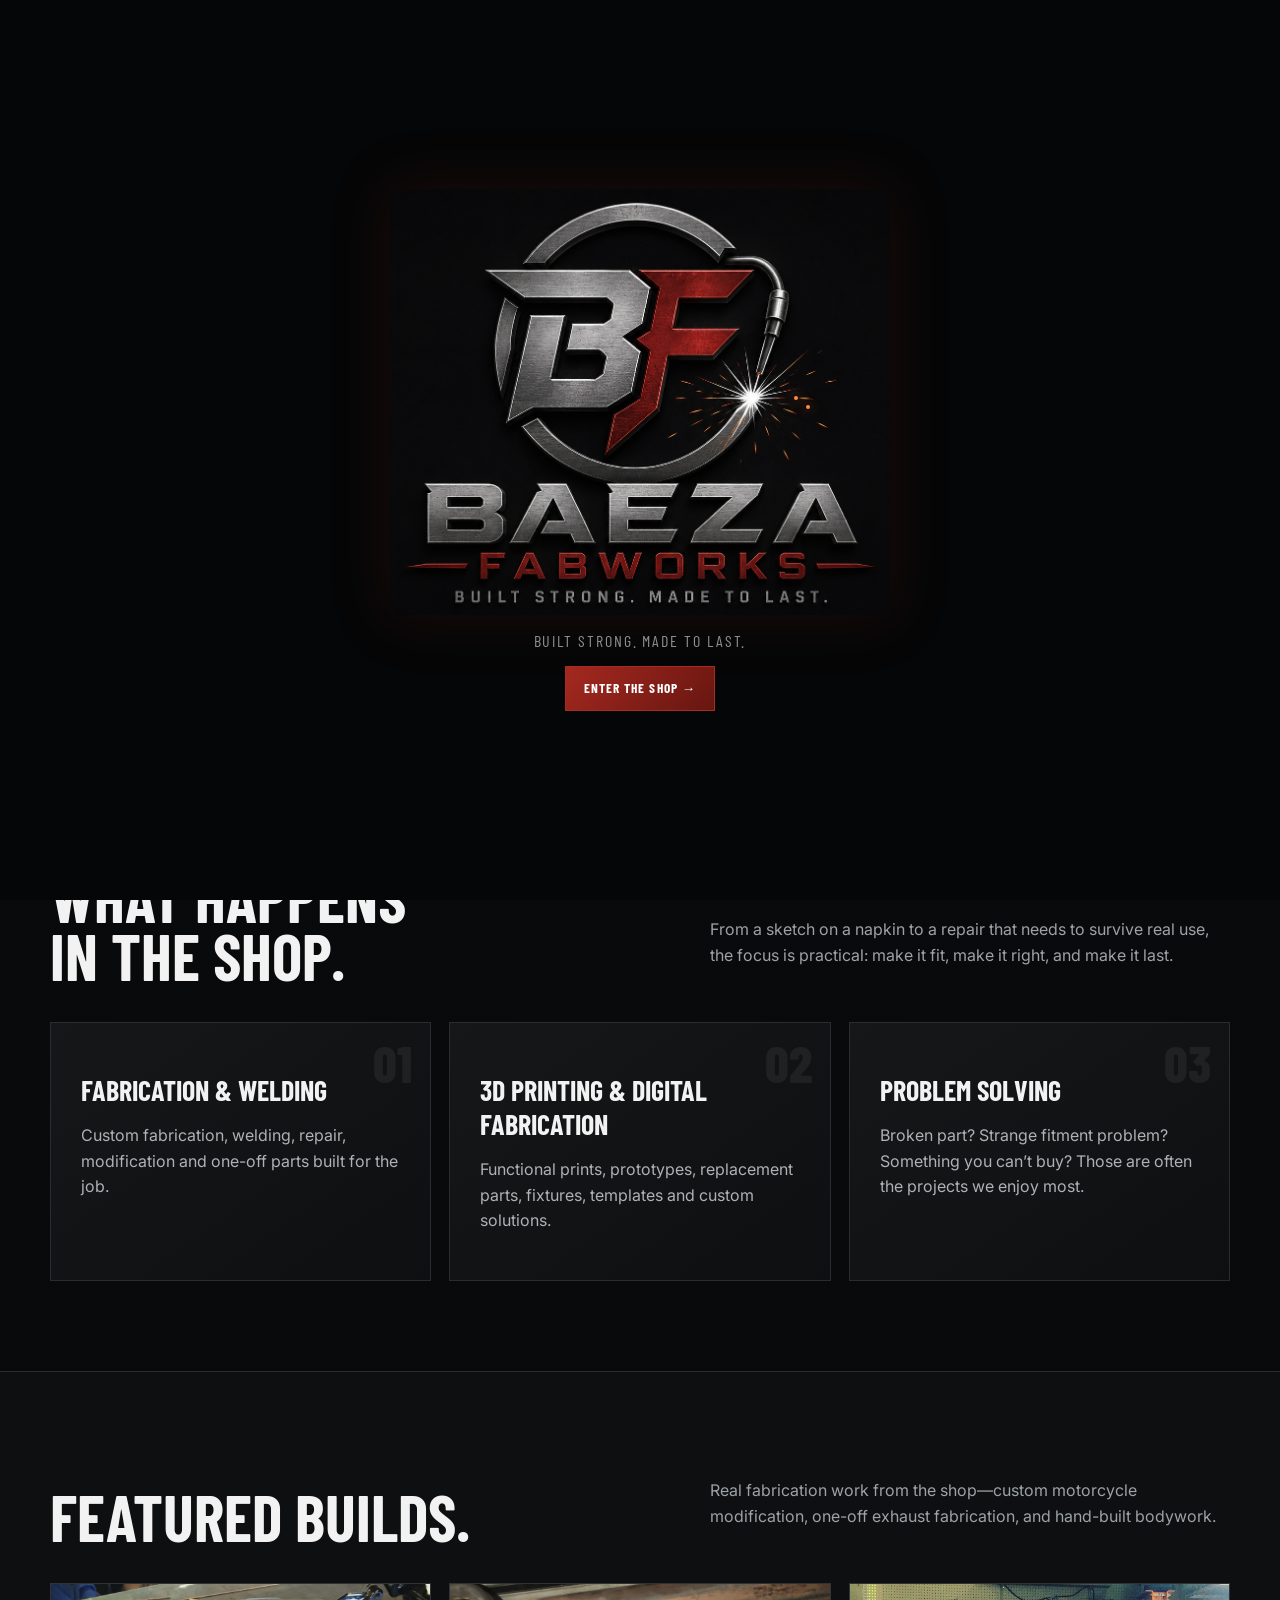
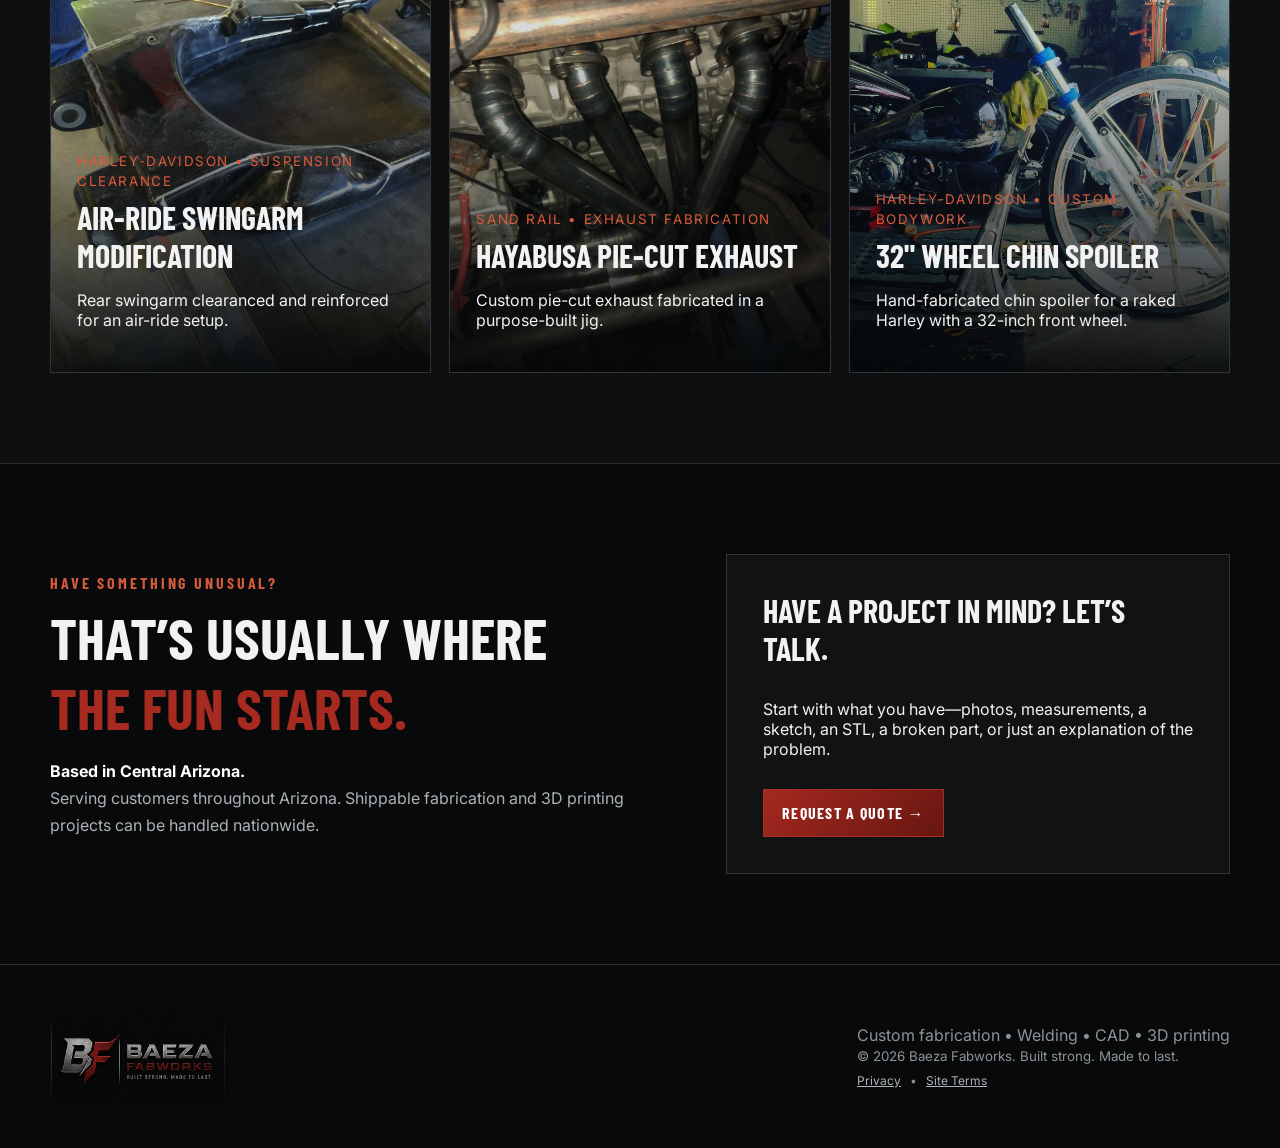
<file: index.html>
<!doctype html><html lang="en"><head><meta charset="utf-8"><meta name="viewport" content="width=device-width,initial-scale=1"><meta name="description" content="Custom fabrication, welding, repair, motorcycle and automotive fabrication, 3D printing and one-off solutions based in Central Arizona and serving customers statewide."><title>Baeza Fabworks | Custom Fabrication & 3D Printing in Arizona</title><link rel="canonical" href="https://baezafabworks.com/"><link rel="stylesheet" href="styles.css">
  <meta property="og:type" content="website">
  <meta property="og:site_name" content="Baeza Fabworks">
  <meta property="og:url" content="https://baezafabworks.com/">
  <meta property="og:title" content="Baeza Fabworks | Custom Fabrication & 3D Printing in Arizona">
  <meta property="og:description" content="Custom fabrication, welding, repair, motorcycle and automotive fabrication, 3D printing and one-off solutions based in Central Arizona and serving customers statewide.">
  <meta property="og:image" content="https://baezafabworks.com/assets/logo-main.png">
  <meta name="twitter:card" content="summary_large_image">
  <meta name="twitter:title" content="Baeza Fabworks | Custom Fabrication & 3D Printing in Arizona">
  <meta name="twitter:description" content="Custom fabrication, welding, repair, motorcycle and automotive fabrication, 3D printing and one-off solutions based in Central Arizona and serving customers statewide.">
  <meta name="twitter:image" content="https://baezafabworks.com/assets/logo-main.png">

  <script type="application/ld+json">
{
  "@context": "https://schema.org",
  "@type": "ProfessionalService",
  "name": "Baeza Fabworks",
  "description": "Custom fabrication, welding, repair, 3D printing and one-off solutions based in Central Arizona.",
  "email": "mailto:mbaeza28@yahoo.com",
  "telephone": "+1-602-410-7294",
  "areaServed": [
    {
      "@type": "State",
      "name": "Arizona"
    },
    {
      "@type": "Country",
      "name": "United States",
      "description": "Shippable fabrication and 3D printing projects"
    }
  ],
  "knowsAbout": [
    "Custom fabrication",
    "Welding and repair",
    "Motorcycle fabrication",
    "Automotive fabrication",
    "Custom exhaust",
    "CNC plasma cutting",
    "3D printing",
    "Prototyping",
    "CAD-assisted fabrication"
  ],
  "url": "https://baezafabworks.com/",
  "image": "https://baezafabworks.com/assets/logo-main.png"
}
  </script>
</head><body><header class="topbar"><div class="wrap nav"><a class="brand" href="index.html"><img src="assets/logo-horizontal.png" alt="Baeza Fabworks"></a><button class="menu" type="button" aria-label="Open navigation" aria-expanded="false">☰</button><nav class="navlinks"><a class="active" href="index.html">Home</a><a class="" href="services.html">Services</a><a class="" href="projects.html">Projects</a><a class="" href="cad.html">3D / CAD</a><a class="" href="about.html">About</a><a class="btn" href="quote.html">Request a Quote</a></nav></div></header><div class="intro"><div class="introbox"><img src="assets/logo-main.png" alt="Baeza Fabworks"><p>Built strong. Made to last.</p><button class="btn" id="enterShop">Enter the Shop →</button></div><i class="spark" style="left:62%;top:44%;--x:150px;--y:-90px"></i><i class="spark" style="left:63%;top:45%;--x:-130px;--y:-50px"></i></div>
<main><section class="hero"><div class="wrap"><div class="eyebrow">Custom Fabrication • Arizona</div><h1><span class="steel">Built</span> to work.<br><span>Built to last.</span></h1><p>Custom fabrication, welding, repair, 3D printing and one-off solutions built in Central Arizona. From a broken part to an idea that doesn’t exist yet—bring us the problem and we’ll figure out how to build it.</p><div class="actions"><a class="btn" href="quote.html">Start a Project →</a><a class="btn ghost" href="projects.html">See the Work</a></div></div></section>
<section class="section"><div class="wrap"><div class="sectiontitle reveal"><h2>What happens<br><span>in the shop.</span></h2><p>From a sketch on a napkin to a repair that needs to survive real use, the focus is practical: make it fit, make it right, and make it last.</p></div><div class="grid3"><a class="card reveal" href="services.html"><span class="num">01</span><h3>Fabrication & Welding</h3><p>Custom fabrication, welding, repair, modification and one-off parts built for the job.</p></a><a class="card reveal" href="cad.html"><span class="num">02</span><h3>3D Printing & Digital Fabrication</h3><p>Functional prints, prototypes, replacement parts, fixtures, templates and custom solutions.</p></a><a class="card reveal" href="projects.html"><span class="num">03</span><h3>Problem Solving</h3><p>Broken part? Strange fitment problem? Something you can’t buy? Those are often the projects we enjoy most.</p></a></div></div></section>
<section class="section dark"><div class="wrap"><div class="sectiontitle reveal"><h2>Featured <span>builds.</span></h2><p>Real fabrication work from the shop—custom motorcycle modification, one-off exhaust fabrication, and hand-built bodywork.</p></div><div class="grid3"><a class="project photo-project reveal" href="projects.html#swingarm" style="--project-img:url('assets/projects/5E23145F-61B4-4A0B-8126-468BF34476BB.webp')"><div><small>Harley-Davidson • Suspension Clearance</small><h3>Air-Ride Swingarm Modification</h3><p>Rear swingarm clearanced and reinforced for an air-ride setup.</p></div></a><a class="project photo-project reveal" href="projects.html#exhaust" style="--project-img:url('assets/projects/7570385F-75C5-44A4-8282-7E7444781E27.webp')"><div><small>Sand Rail • Exhaust Fabrication</small><h3>Hayabusa Pie-Cut Exhaust</h3><p>Custom pie-cut exhaust fabricated in a purpose-built jig.</p></div></a><a class="project photo-project reveal" href="projects.html#chin-spoiler" style="--project-img:url('assets/projects/C2985F1D-5C47-43C7-AF4A-6F0F192A3F0F.webp')"><div><small>Harley-Davidson • Custom Bodywork</small><h3>32&quot; Wheel Chin Spoiler</h3><p>Hand-fabricated chin spoiler for a raked Harley with a 32-inch front wheel.</p></div></a></div></div></section>
<section class="section"><div class="wrap split reveal"><div><div class="eyebrow">Have something unusual?</div><h2 style="font:700 58px 'Barlow Condensed';text-transform:uppercase;margin:10px 0">That’s usually where<br><span style="color:#a72a21">the fun starts.</span></h2><p style="color:#aeb2b5;line-height:1.7"><strong style="color:#fff">Based in Central Arizona.</strong><br>Serving customers throughout Arizona. Shippable fabrication and 3D printing projects can be handled nationwide.</p></div><div class="featurebox"><h3>Have a project in mind? Let’s talk.</h3><p>Start with what you have—photos, measurements, a sketch, an STL, a broken part, or just an explanation of the problem.</p><div class="actions"><a class="btn" href="quote.html">Request a Quote →</a></div></div></div></section></main>
<footer class="footer"><div class="wrap footergrid"><img src="assets/logo-horizontal.png" alt="Baeza Fabworks"><div>Custom fabrication • Welding • CAD • 3D printing<br><small>© 2026 Baeza Fabworks. Built strong. Made to last.</small><div class="legal-links"><a href="privacy.html">Privacy</a><span>•</span><a href="terms.html">Site Terms</a></div></div></div></footer><button class="audio" title="Audio control">🔇 SOUND OFF</button><script src="script.js"></script></body></html>
</file>
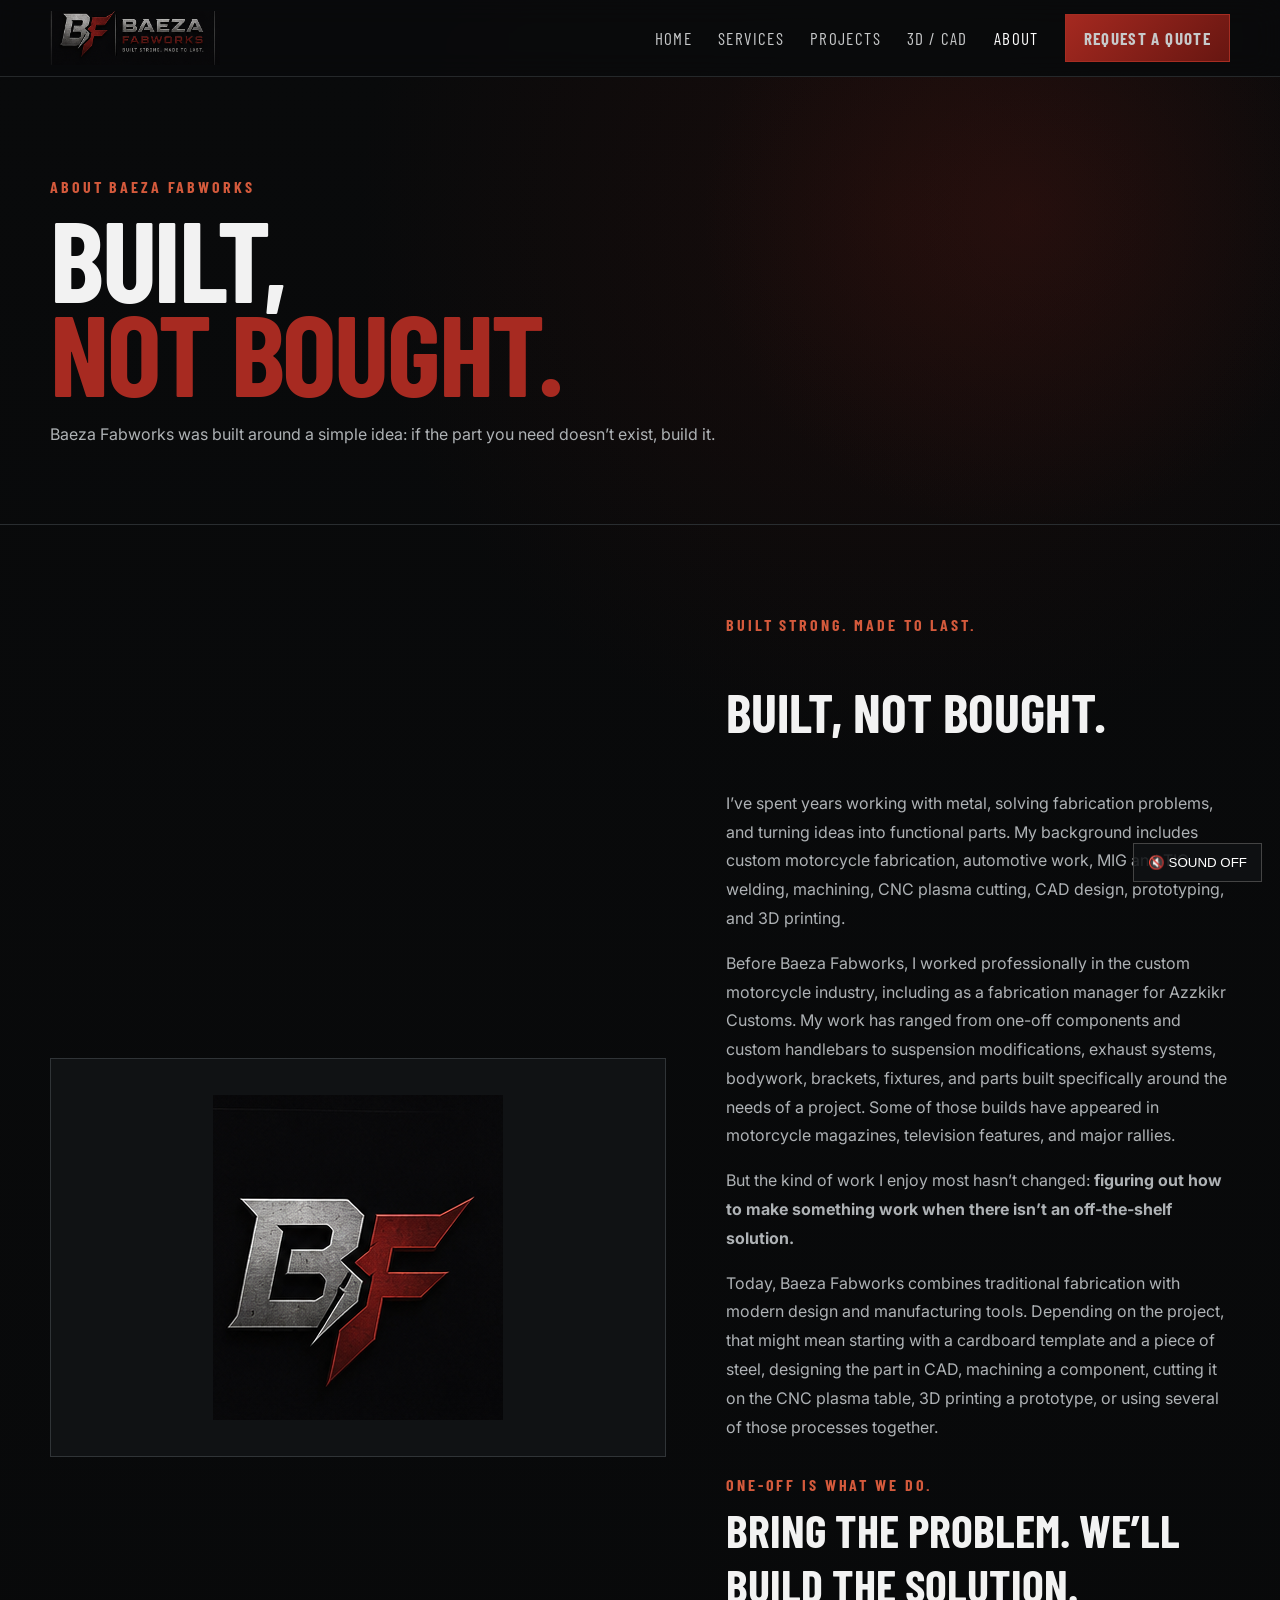
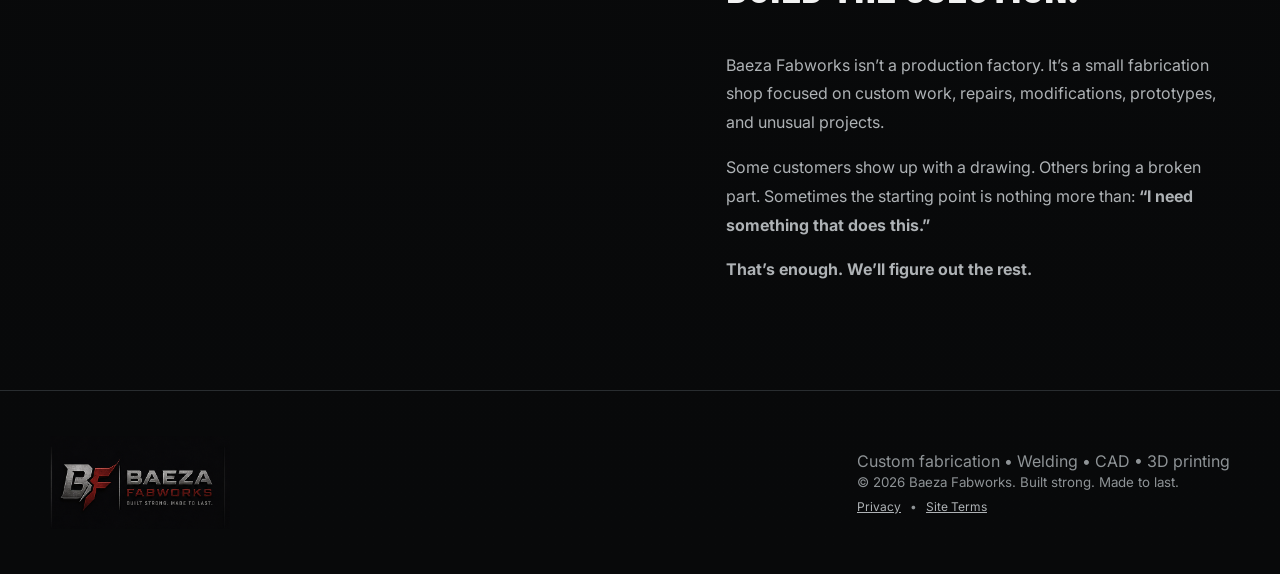
<file: about.html>
<!doctype html><html lang="en"><head><meta charset="utf-8"><meta name="viewport" content="width=device-width,initial-scale=1"><meta name="description" content="Learn about Baeza Fabworks and the hands-on background behind its custom fabrication, welding, motorcycle work, prototyping and problem-solving."><title>About Baeza Fabworks | Custom Fabrication in Arizona</title><link rel="canonical" href="https://baezafabworks.com/about.html"><link rel="stylesheet" href="styles.css">
  <meta property="og:type" content="website">
  <meta property="og:site_name" content="Baeza Fabworks">
  <meta property="og:url" content="https://baezafabworks.com/about.html">
  <meta property="og:title" content="About Baeza Fabworks | Custom Fabrication in Arizona">
  <meta property="og:description" content="Learn about Baeza Fabworks and the hands-on background behind its custom fabrication, welding, motorcycle work, prototyping and problem-solving.">
  <meta property="og:image" content="https://baezafabworks.com/assets/logo-main.png">
  <meta name="twitter:card" content="summary_large_image">
  <meta name="twitter:title" content="About Baeza Fabworks | Custom Fabrication in Arizona">
  <meta name="twitter:description" content="Learn about Baeza Fabworks and the hands-on background behind its custom fabrication, welding, motorcycle work, prototyping and problem-solving.">
  <meta name="twitter:image" content="https://baezafabworks.com/assets/logo-main.png">
</head><body><header class="topbar"><div class="wrap nav"><a class="brand" href="index.html"><img src="assets/logo-horizontal.png" alt="Baeza Fabworks"></a><button class="menu" type="button" aria-label="Open navigation" aria-expanded="false">☰</button><nav class="navlinks"><a class="" href="index.html">Home</a><a class="" href="services.html">Services</a><a class="" href="projects.html">Projects</a><a class="" href="cad.html">3D / CAD</a><a class="active" href="about.html">About</a><a class="btn" href="quote.html">Request a Quote</a></nav></div></header><section class="pagehead"><div class="wrap"><div class="eyebrow">About Baeza Fabworks</div><h1>Built,<br><span>not bought.</span></h1><p>Baeza Fabworks was built around a simple idea: if the part you need doesn’t exist, build it.</p></div></section><section class="section"><div class="wrap split"><div class="featurebox reveal"><img src="assets/mark-bf.png" alt="BF mark" style="max-width:300px;margin:auto"></div><div class="reveal"><div class="eyebrow">Built strong. Made to last.</div><h2 style="font:700 54px 'Barlow Condensed';text-transform:uppercase">Built, not bought.</h2><p style="color:#aeb2b5;line-height:1.8">I’ve spent years working with metal, solving fabrication problems, and turning ideas into functional parts. My background includes custom motorcycle fabrication, automotive work, MIG and TIG welding, machining, CNC plasma cutting, CAD design, prototyping, and 3D printing.</p><p style="color:#aeb2b5;line-height:1.8">Before Baeza Fabworks, I worked professionally in the custom motorcycle industry, including as a fabrication manager for Azzkikr Customs. My work has ranged from one-off components and custom handlebars to suspension modifications, exhaust systems, bodywork, brackets, fixtures, and parts built specifically around the needs of a project. Some of those builds have appeared in motorcycle magazines, television features, and major rallies.</p><p style="color:#aeb2b5;line-height:1.8">But the kind of work I enjoy most hasn’t changed: <strong>figuring out how to make something work when there isn’t an off-the-shelf solution.</strong></p><p style="color:#aeb2b5;line-height:1.8">Today, Baeza Fabworks combines traditional fabrication with modern design and manufacturing tools. Depending on the project, that might mean starting with a cardboard template and a piece of steel, designing the part in CAD, machining a component, cutting it on the CNC plasma table, 3D printing a prototype, or using several of those processes together.</p><div class="eyebrow" style="margin-top:34px">One-off is what we do.</div><h2 style="font:700 46px 'Barlow Condensed';text-transform:uppercase;margin-top:8px">Bring the problem. We’ll build the solution.</h2><p style="color:#aeb2b5;line-height:1.8">Baeza Fabworks isn’t a production factory. It’s a small fabrication shop focused on custom work, repairs, modifications, prototypes, and unusual projects.</p><p style="color:#aeb2b5;line-height:1.8">Some customers show up with a drawing. Others bring a broken part. Sometimes the starting point is nothing more than: <strong>“I need something that does this.”</strong></p><p style="color:#aeb2b5;line-height:1.8"><strong>That’s enough. We’ll figure out the rest.</strong></p></div></div></section><footer class="footer"><div class="wrap footergrid"><img src="assets/logo-horizontal.png" alt="Baeza Fabworks"><div>Custom fabrication • Welding • CAD • 3D printing<br><small>© 2026 Baeza Fabworks. Built strong. Made to last.</small><div class="legal-links"><a href="privacy.html">Privacy</a><span>•</span><a href="terms.html">Site Terms</a></div></div></div></footer><button class="audio" title="Audio control">🔇 SOUND OFF</button><script src="script.js"></script></body></html>
</file>
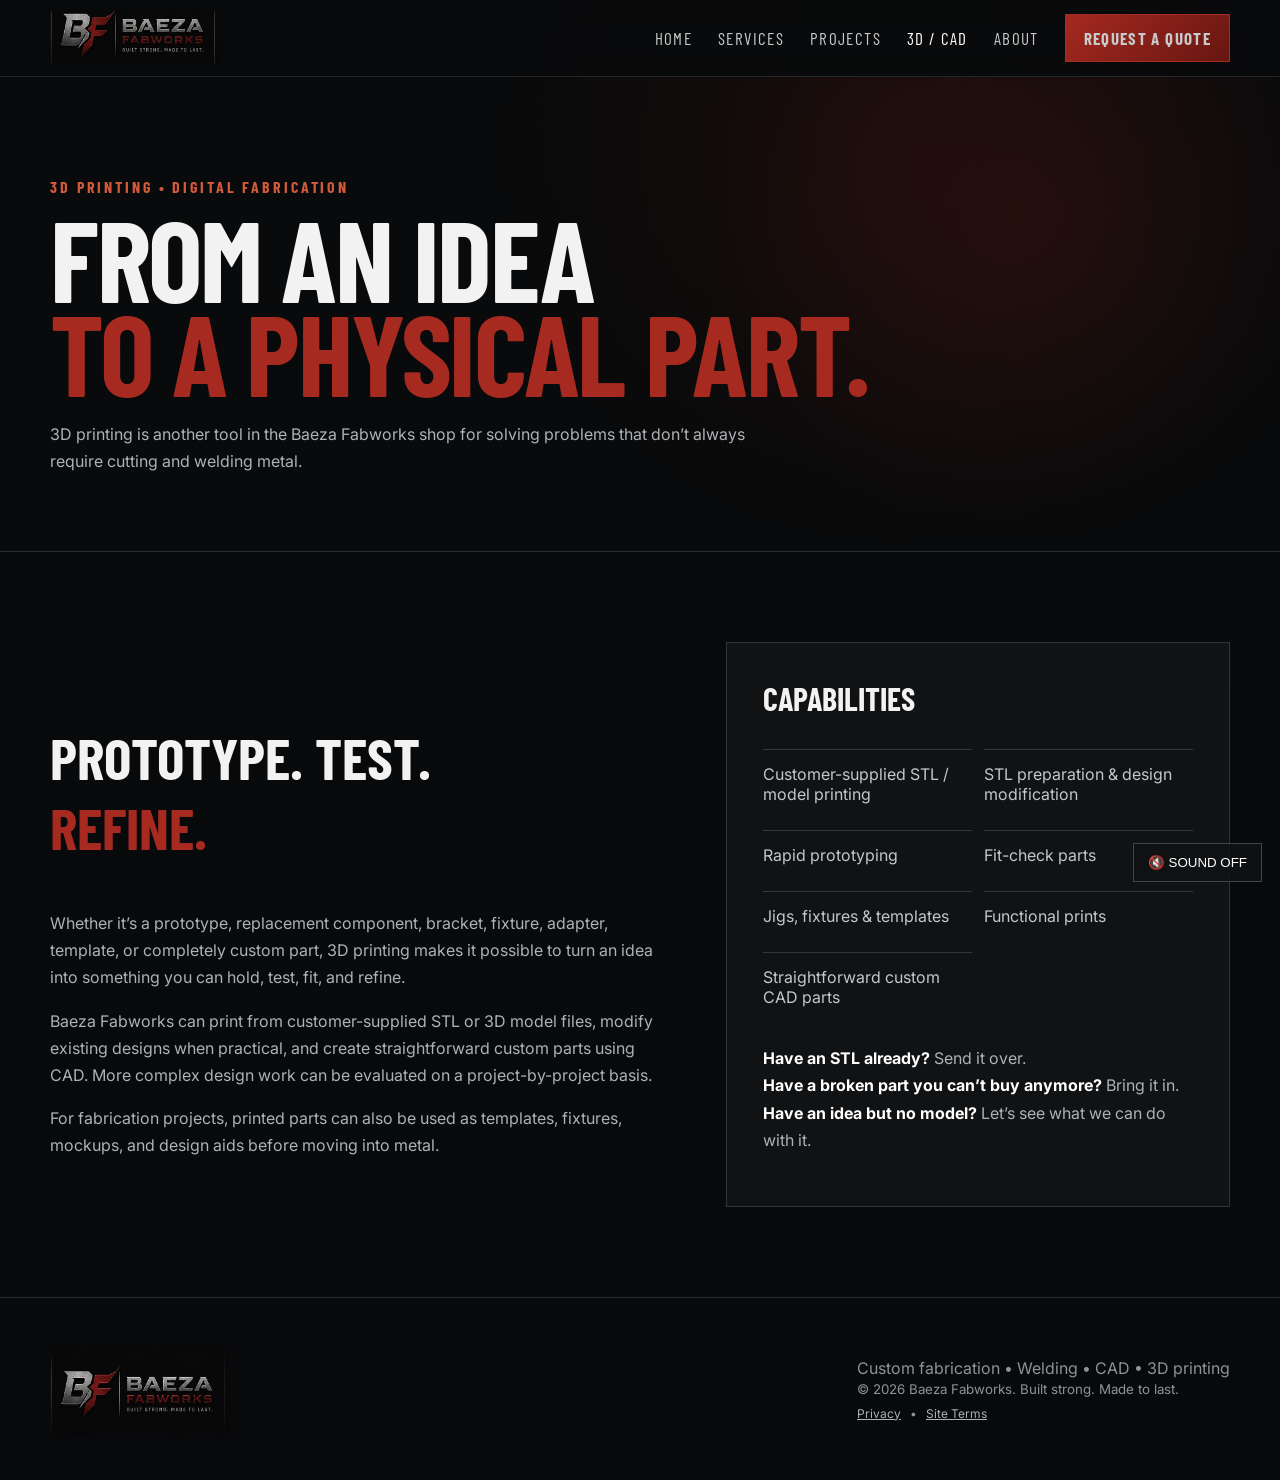
<file: cad.html>
<!doctype html><html lang="en"><head><meta charset="utf-8"><meta name="viewport" content="width=device-width,initial-scale=1"><meta name="description" content="Functional 3D printing, prototypes, replacement parts, fixtures, templates and straightforward CAD-assisted custom parts from Baeza Fabworks in Central Arizona."><title>3D Printing & Digital Fabrication | Baeza Fabworks Arizona</title><link rel="canonical" href="https://baezafabworks.com/cad.html"><link rel="stylesheet" href="styles.css">
  <meta property="og:type" content="website">
  <meta property="og:site_name" content="Baeza Fabworks">
  <meta property="og:url" content="https://baezafabworks.com/cad.html">
  <meta property="og:title" content="3D Printing & Digital Fabrication | Baeza Fabworks Arizona">
  <meta property="og:description" content="Functional 3D printing, prototypes, replacement parts, fixtures, templates and straightforward CAD-assisted custom parts from Baeza Fabworks in Central Arizona.">
  <meta property="og:image" content="https://baezafabworks.com/assets/logo-main.png">
  <meta name="twitter:card" content="summary_large_image">
  <meta name="twitter:title" content="3D Printing & Digital Fabrication | Baeza Fabworks Arizona">
  <meta name="twitter:description" content="Functional 3D printing, prototypes, replacement parts, fixtures, templates and straightforward CAD-assisted custom parts from Baeza Fabworks in Central Arizona.">
  <meta name="twitter:image" content="https://baezafabworks.com/assets/logo-main.png">
</head><body><header class="topbar"><div class="wrap nav"><a class="brand" href="index.html"><img src="assets/logo-horizontal.png" alt="Baeza Fabworks"></a><button class="menu" type="button" aria-label="Open navigation" aria-expanded="false">☰</button><nav class="navlinks"><a class="" href="index.html">Home</a><a class="" href="services.html">Services</a><a class="" href="projects.html">Projects</a><a class="active" href="cad.html">3D / CAD</a><a class="" href="about.html">About</a><a class="btn" href="quote.html">Request a Quote</a></nav></div></header><section class="pagehead"><div class="wrap"><div class="eyebrow">3D Printing • Digital Fabrication</div><h1>From an idea<br><span>to a physical part.</span></h1><p>3D printing is another tool in the Baeza Fabworks shop for solving problems that don’t always require cutting and welding metal.</p></div></section><section class="section"><div class="wrap split"><div class="reveal"><h2 style="font:700 58px 'Barlow Condensed';text-transform:uppercase">Prototype. Test.<br><span style="color:#a72a21">Refine.</span></h2><p style="color:#aeb2b5;line-height:1.7">Whether it’s a prototype, replacement component, bracket, fixture, adapter, template, or completely custom part, 3D printing makes it possible to turn an idea into something you can hold, test, fit, and refine.</p><p style="color:#aeb2b5;line-height:1.7">Baeza Fabworks can print from customer-supplied STL or 3D model files, modify existing designs when practical, and create straightforward custom parts using CAD. More complex design work can be evaluated on a project-by-project basis.</p><p style="color:#aeb2b5;line-height:1.7">For fabrication projects, printed parts can also be used as templates, fixtures, mockups, and design aids before moving into metal.</p></div><div class="featurebox reveal"><h3>Capabilities</h3><div class="check"><div>Customer-supplied STL / model printing</div><div>STL preparation & design modification</div><div>Rapid prototyping</div><div>Fit-check parts</div><div>Jigs, fixtures & templates</div><div>Functional prints</div><div>Straightforward custom CAD parts</div></div><p style="color:#aeb2b5;line-height:1.7;margin-top:24px"><strong style="color:#fff">Have an STL already?</strong> Send it over.<br><strong style="color:#fff">Have a broken part you can’t buy anymore?</strong> Bring it in.<br><strong style="color:#fff">Have an idea but no model?</strong> Let’s see what we can do with it.</p></div></div></section><footer class="footer"><div class="wrap footergrid"><img src="assets/logo-horizontal.png" alt="Baeza Fabworks"><div>Custom fabrication • Welding • CAD • 3D printing<br><small>© 2026 Baeza Fabworks. Built strong. Made to last.</small><div class="legal-links"><a href="privacy.html">Privacy</a><span>•</span><a href="terms.html">Site Terms</a></div></div></div></footer><button class="audio" title="Audio control">🔇 SOUND OFF</button><script src="script.js"></script></body></html>
</file>
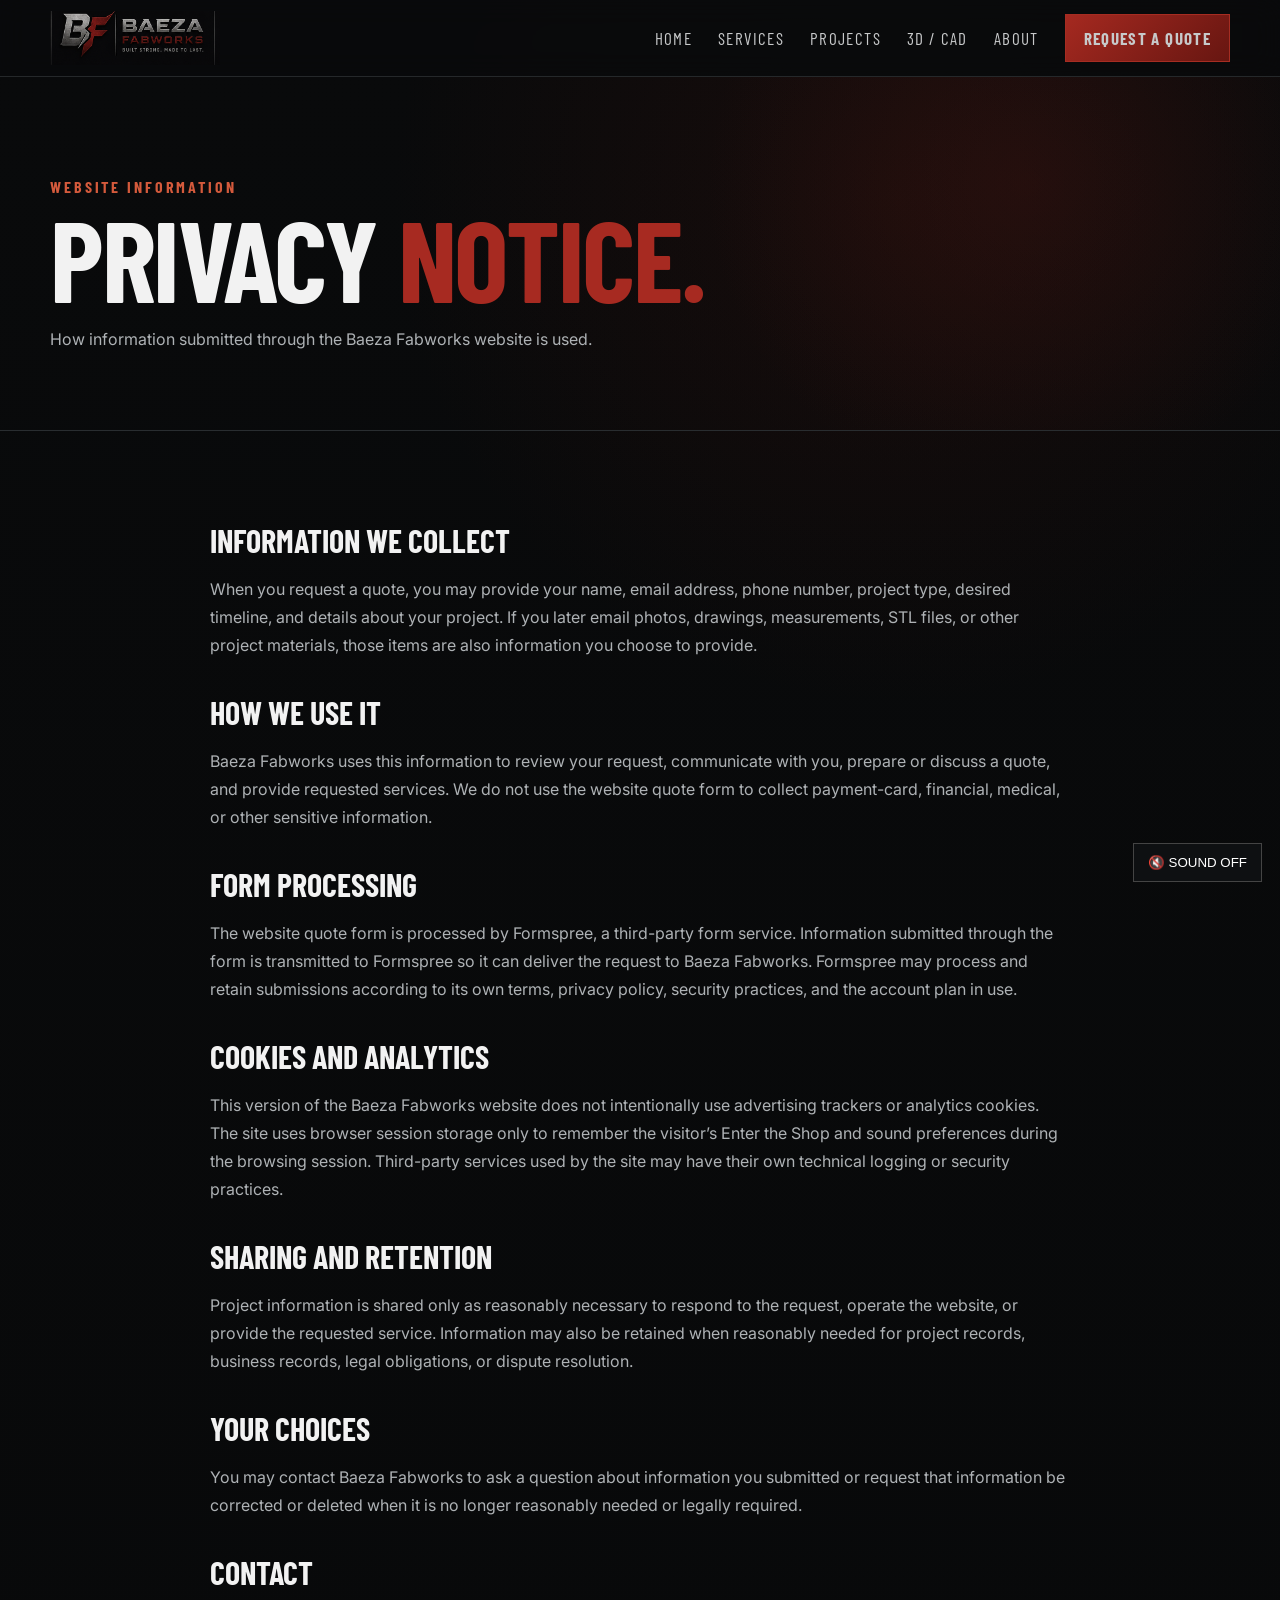
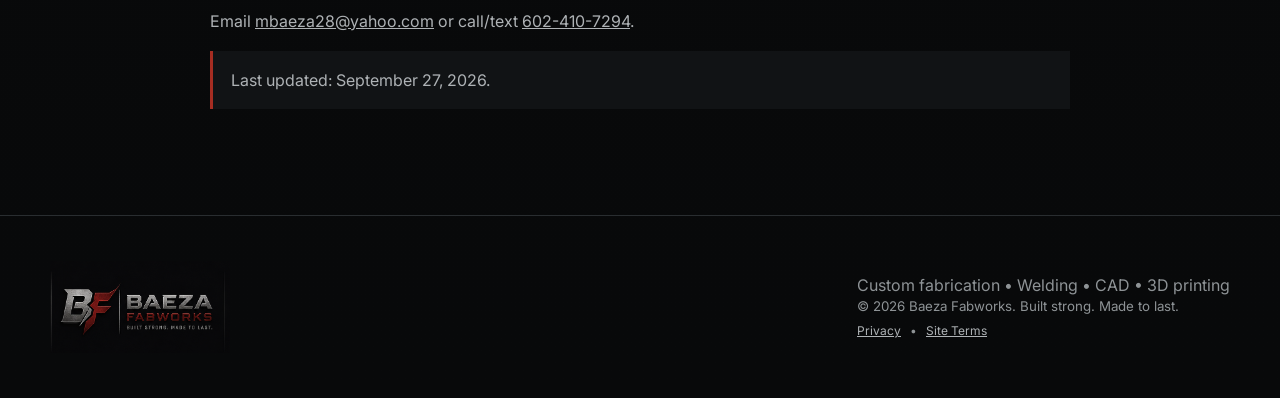
<file: privacy.html>
<!doctype html><html lang="en"><head><meta charset="UTF-8"><meta name="viewport" content="width=device-width,initial-scale=1.0">
<title>Privacy Notice | Baeza Fabworks</title>
<meta name="description" content="Privacy notice for the Baeza Fabworks website and project request form.">
<link rel="canonical" href="https://baezafabworks.com/privacy.html"><link rel="stylesheet" href="styles.css"></head><body><header class="topbar"><div class="wrap nav"><a class="brand" href="index.html"><img src="assets/logo-horizontal.png" alt="Baeza Fabworks"></a><button class="menu" type="button" aria-label="Open navigation" aria-expanded="false">☰</button><nav class="navlinks"><a href="index.html">Home</a><a href="services.html">Services</a><a href="projects.html">Projects</a><a href="cad.html">3D / CAD</a><a href="about.html">About</a><a class="btn" href="quote.html">Request a Quote</a></nav></div></header>
<section class="pagehead"><div class="wrap"><div class="eyebrow">Website Information</div><h1>Privacy <span>Notice.</span></h1><p>How information submitted through the Baeza Fabworks website is used.</p></div></section>
<section class="section"><div class="wrap legal-copy">
<h2>Information we collect</h2><p>When you request a quote, you may provide your name, email address, phone number, project type, desired timeline, and details about your project. If you later email photos, drawings, measurements, STL files, or other project materials, those items are also information you choose to provide.</p>
<h2>How we use it</h2><p>Baeza Fabworks uses this information to review your request, communicate with you, prepare or discuss a quote, and provide requested services. We do not use the website quote form to collect payment-card, financial, medical, or other sensitive information.</p>
<h2>Form processing</h2><p>The website quote form is processed by Formspree, a third-party form service. Information submitted through the form is transmitted to Formspree so it can deliver the request to Baeza Fabworks. Formspree may process and retain submissions according to its own terms, privacy policy, security practices, and the account plan in use.</p>
<h2>Cookies and analytics</h2><p>This version of the Baeza Fabworks website does not intentionally use advertising trackers or analytics cookies. The site uses browser session storage only to remember the visitor’s Enter the Shop and sound preferences during the browsing session. Third-party services used by the site may have their own technical logging or security practices.</p>
<h2>Sharing and retention</h2><p>Project information is shared only as reasonably necessary to respond to the request, operate the website, or provide the requested service. Information may also be retained when reasonably needed for project records, business records, legal obligations, or dispute resolution.</p>
<h2>Your choices</h2><p>You may contact Baeza Fabworks to ask a question about information you submitted or request that information be corrected or deleted when it is no longer reasonably needed or legally required.</p>
<h2>Contact</h2><p>Email <a href="mailto:mbaeza28@yahoo.com">mbaeza28@yahoo.com</a> or call/text <a href="tel:+16024107294">602-410-7294</a>.</p>
<p class="note">Last updated: September 27, 2026.</p>
</div></section><footer class="footer"><div class="wrap footergrid"><img src="assets/logo-horizontal.png" alt="Baeza Fabworks"><div>Custom fabrication • Welding • CAD • 3D printing<br><small>© 2026 Baeza Fabworks. Built strong. Made to last.</small><div class="legal-links"><a href="privacy.html">Privacy</a><span>•</span><a href="terms.html">Site Terms</a></div></div></div></footer><button class="audio" title="Audio control">🔇 SOUND OFF</button><script src="script.js"></script></body></html>
</file>
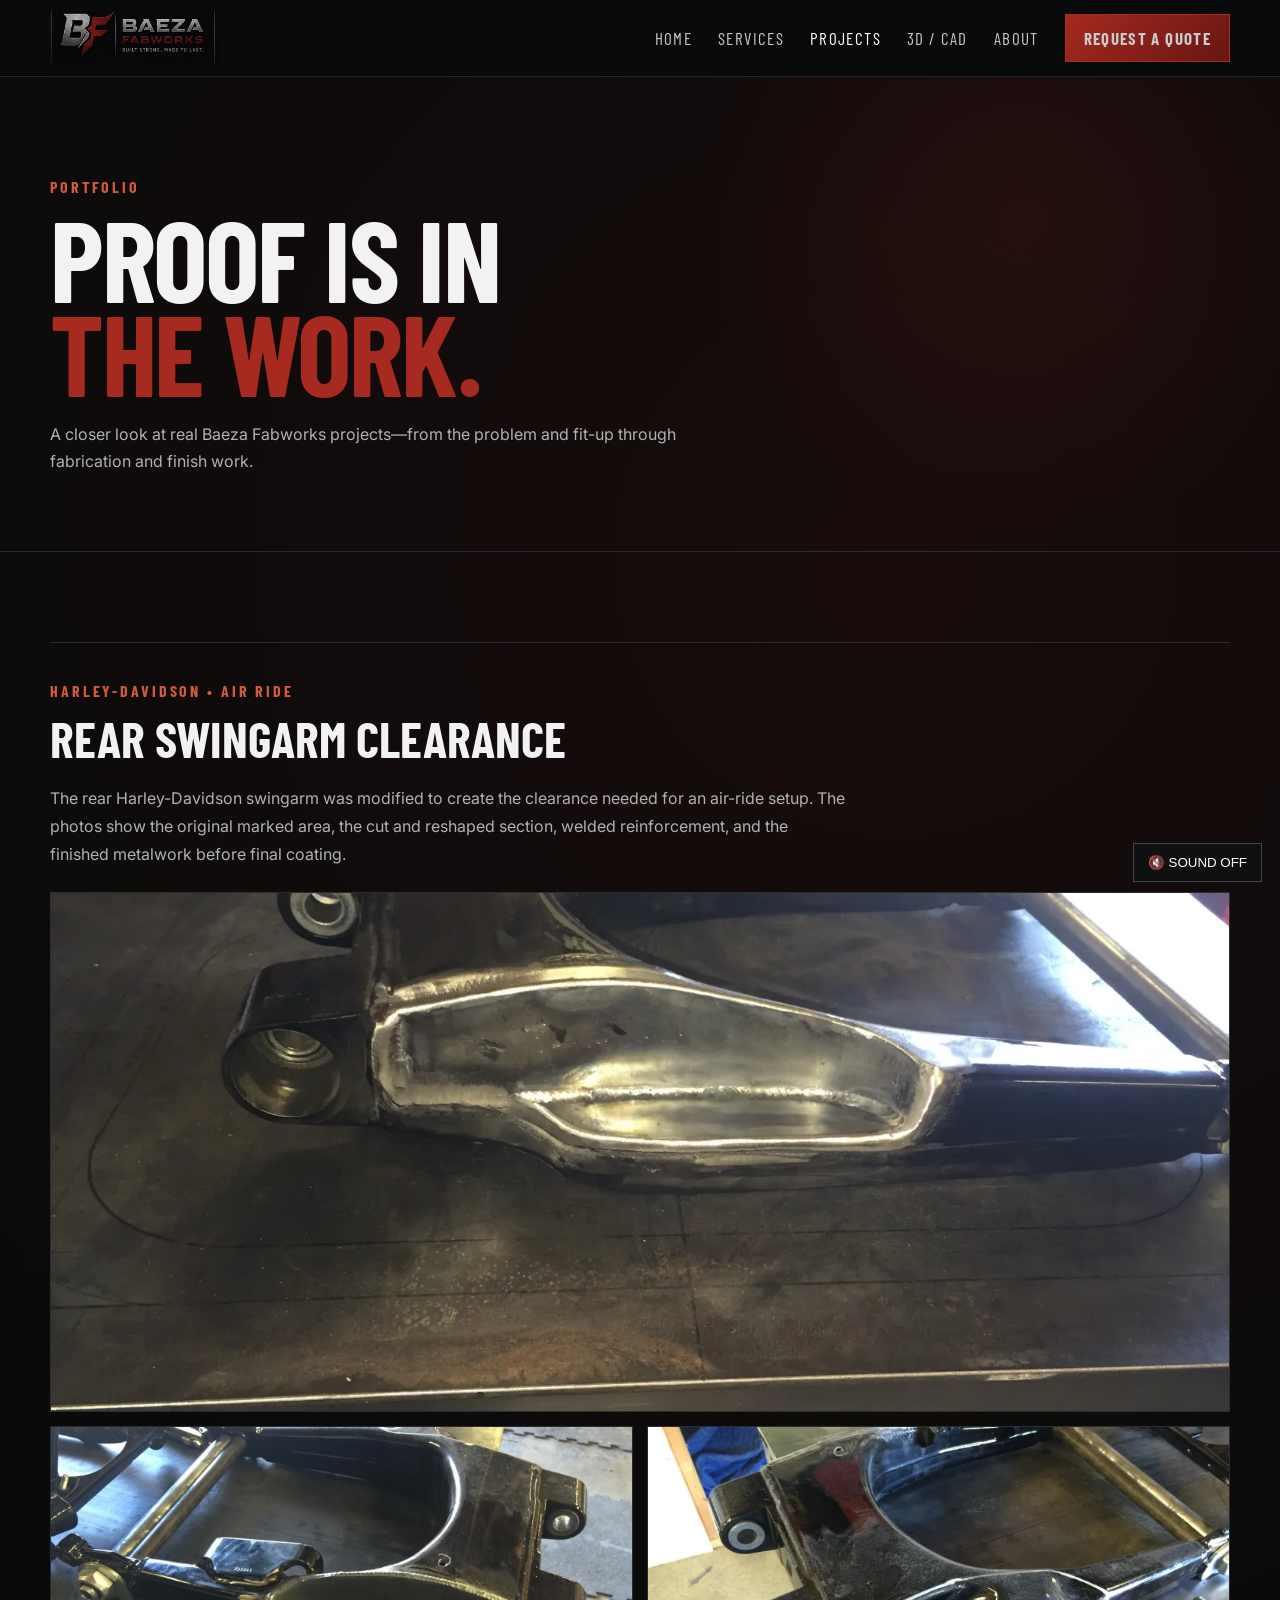
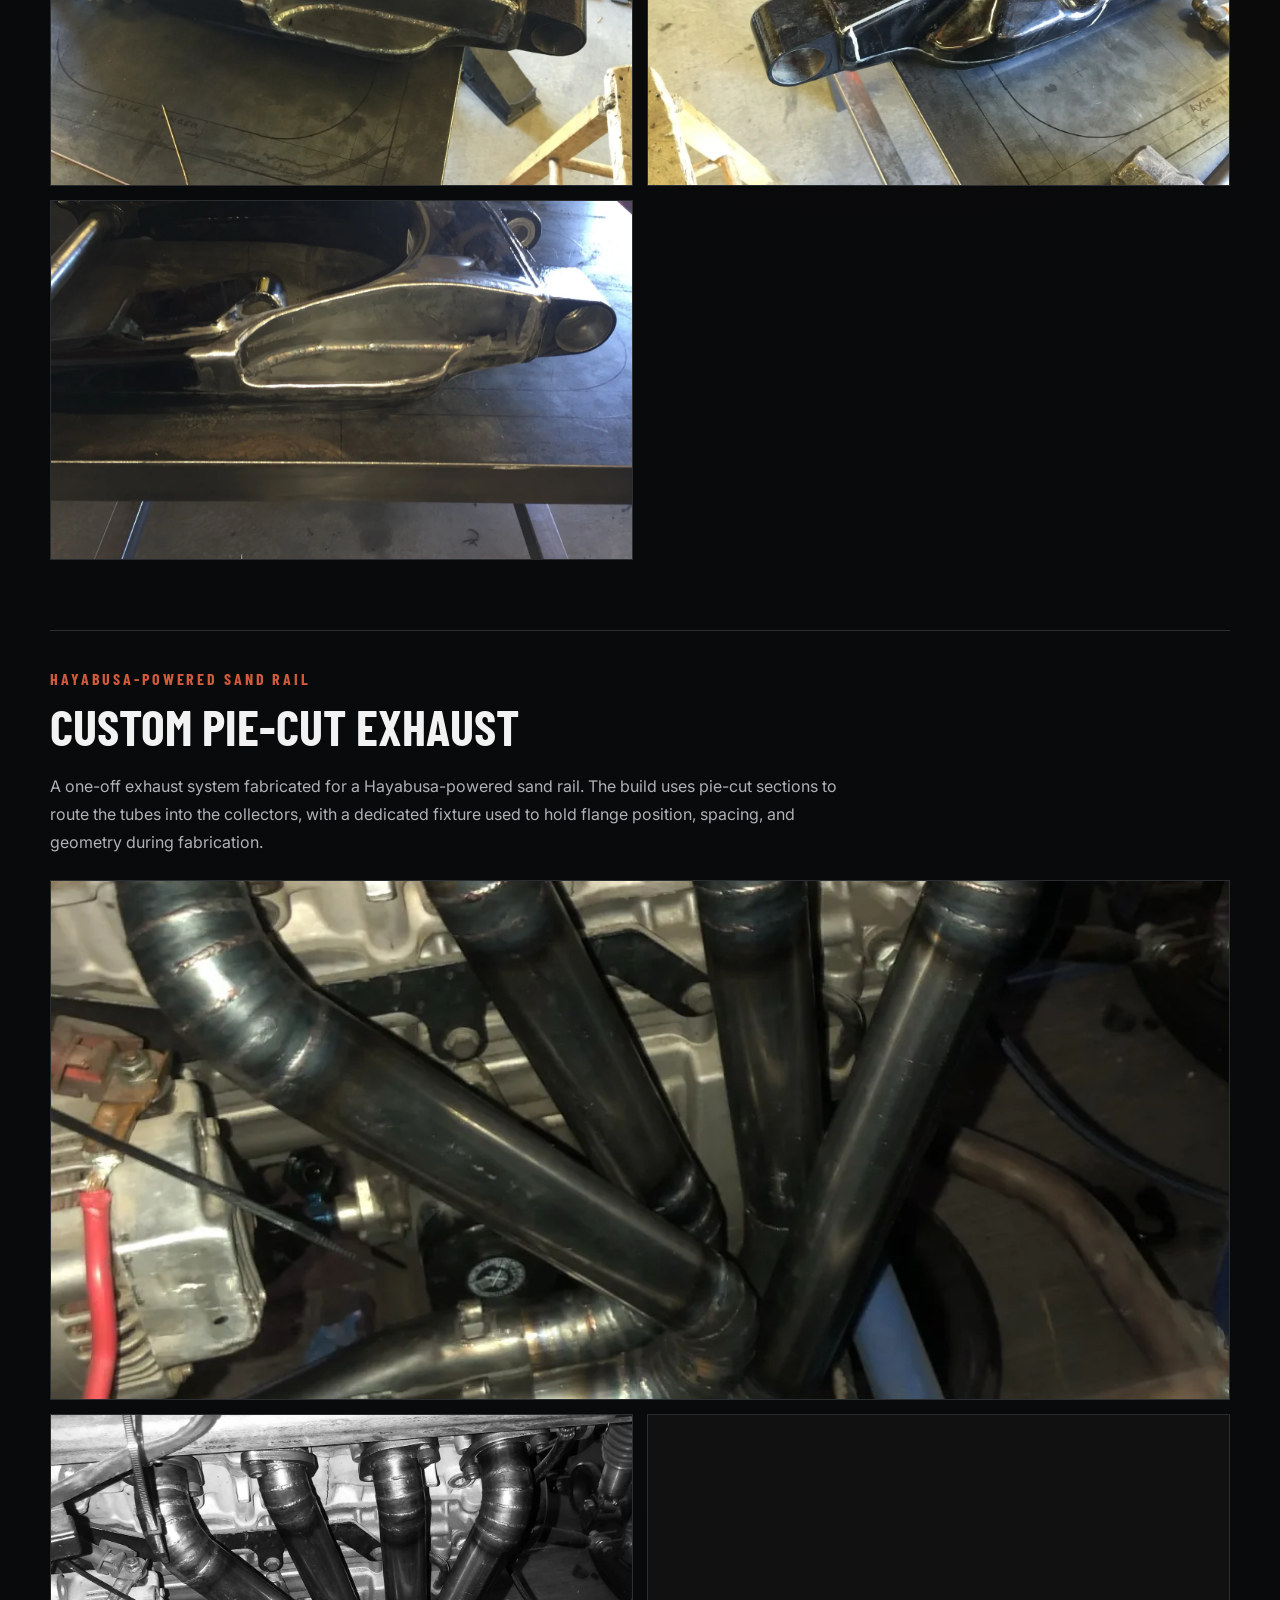
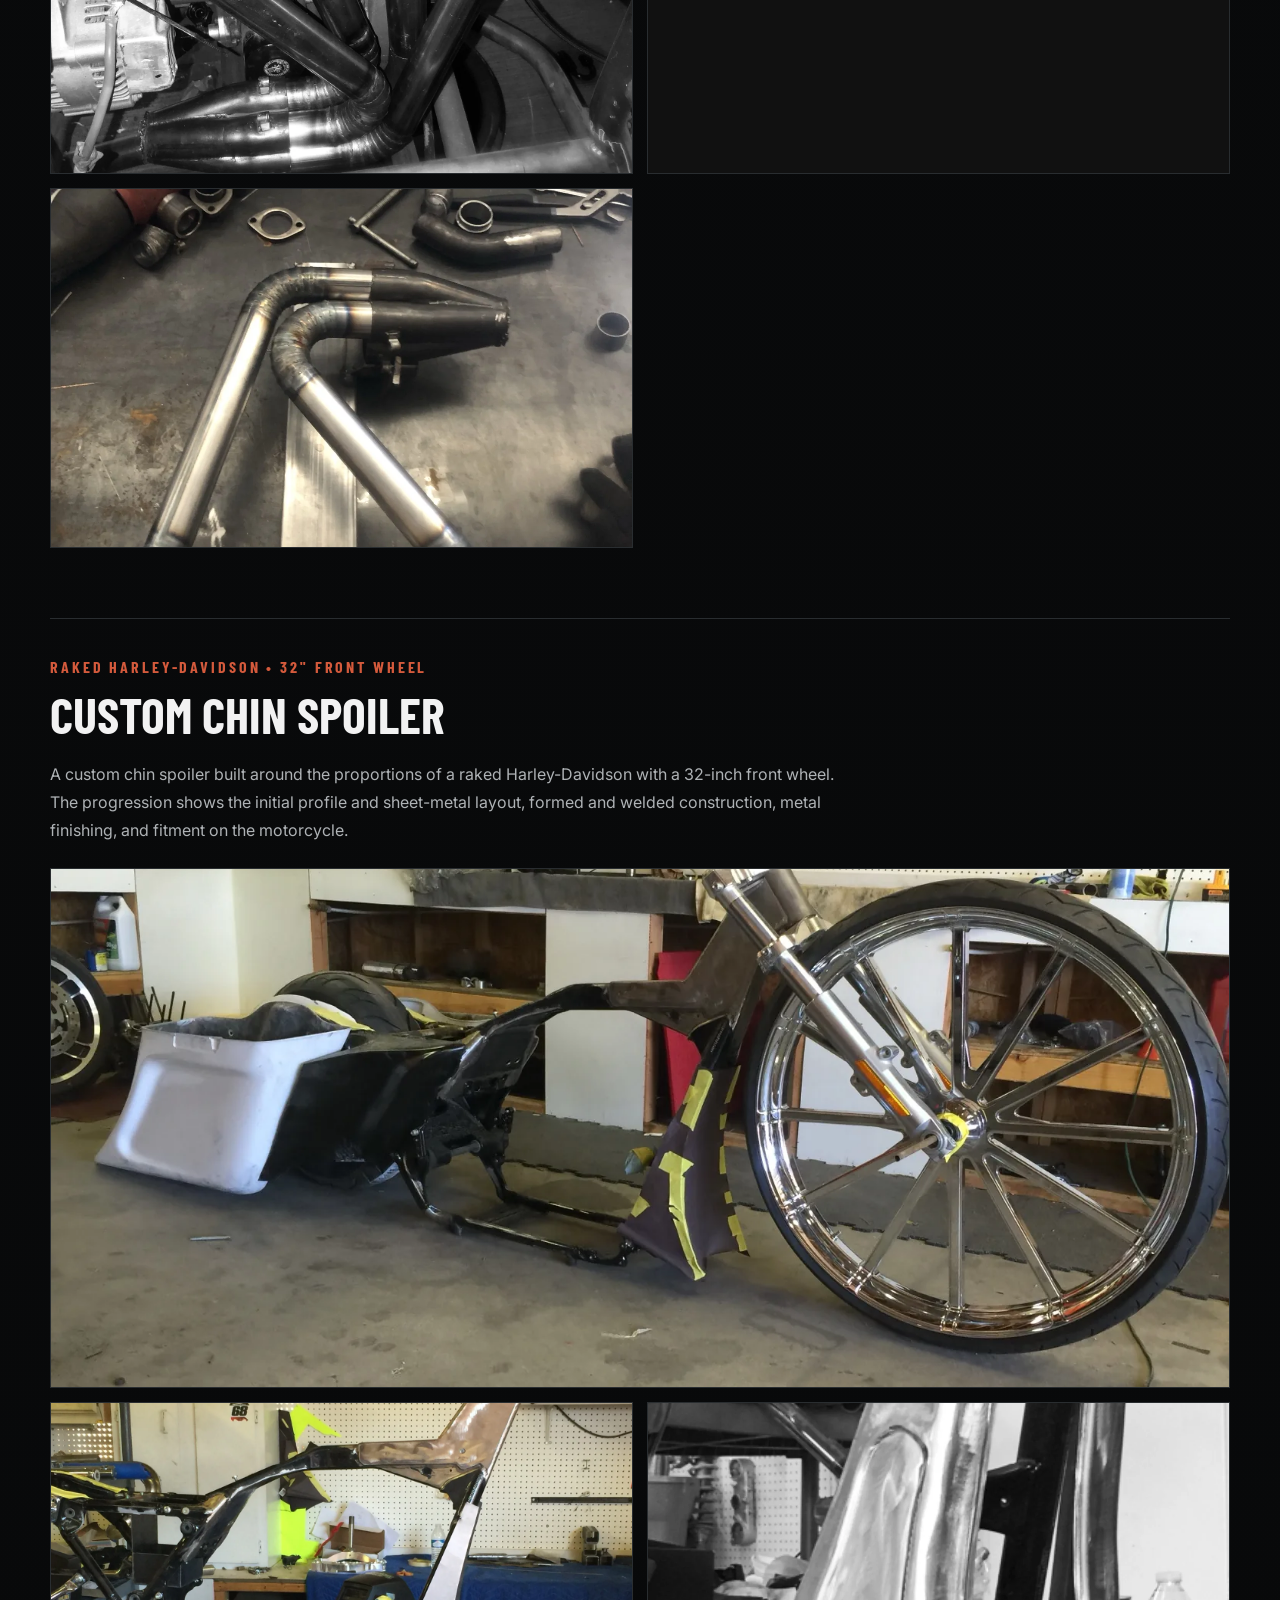
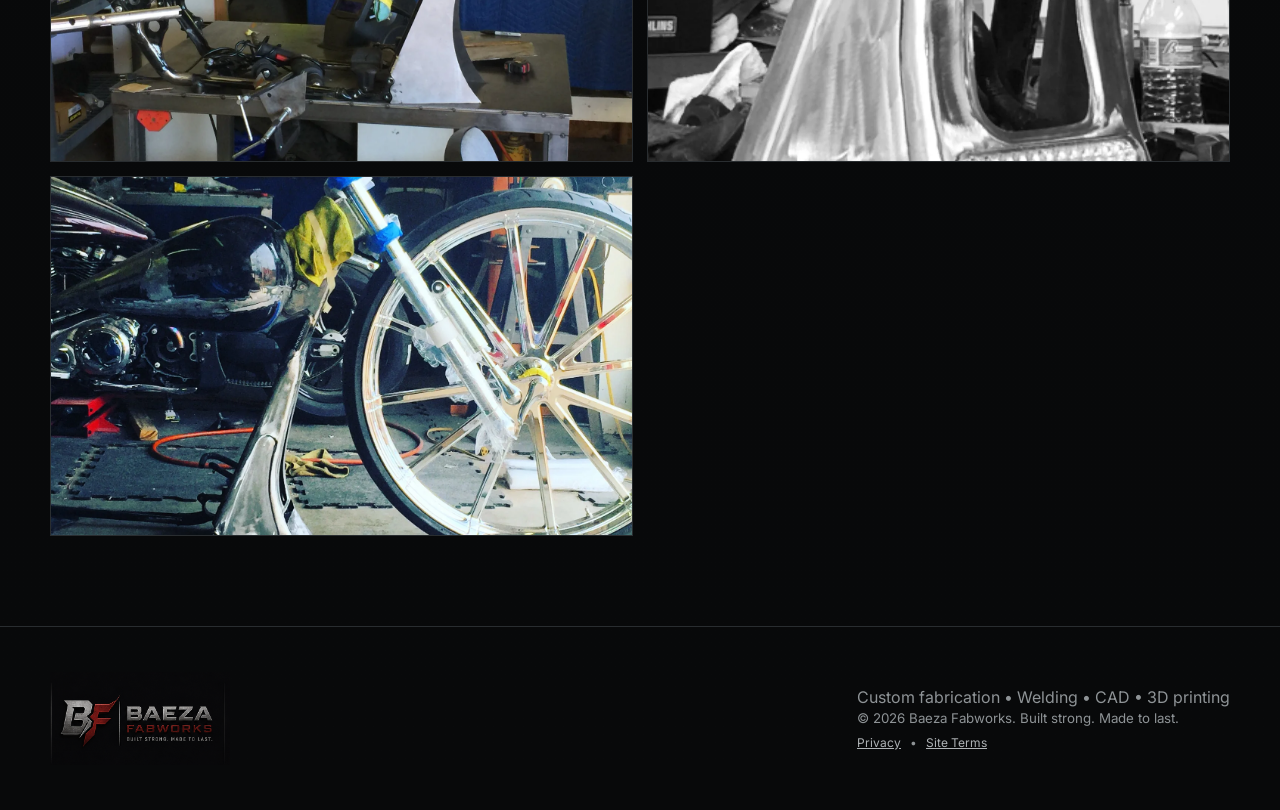
<file: projects.html>
<!doctype html><html lang="en"><head><meta charset="utf-8"><meta name="viewport" content="width=device-width,initial-scale=1"><meta name="description" content="See custom fabrication work from Baeza Fabworks, including Harley-Davidson modifications, custom motorcycle bodywork and a Hayabusa-powered sand rail exhaust."><title>Custom Fabrication Projects | Baeza Fabworks Arizona</title><link rel="canonical" href="https://baezafabworks.com/projects.html"><link rel="stylesheet" href="styles.css">
  <meta property="og:type" content="website">
  <meta property="og:site_name" content="Baeza Fabworks">
  <meta property="og:url" content="https://baezafabworks.com/projects.html">
  <meta property="og:title" content="Custom Fabrication Projects | Baeza Fabworks Arizona">
  <meta property="og:description" content="See custom fabrication work from Baeza Fabworks, including Harley-Davidson modifications, custom motorcycle bodywork and a Hayabusa-powered sand rail exhaust.">
  <meta property="og:image" content="https://baezafabworks.com/assets/logo-main.png">
  <meta name="twitter:card" content="summary_large_image">
  <meta name="twitter:title" content="Custom Fabrication Projects | Baeza Fabworks Arizona">
  <meta name="twitter:description" content="See custom fabrication work from Baeza Fabworks, including Harley-Davidson modifications, custom motorcycle bodywork and a Hayabusa-powered sand rail exhaust.">
  <meta name="twitter:image" content="https://baezafabworks.com/assets/logo-main.png">
</head><body><header class="topbar"><div class="wrap nav"><a class="brand" href="index.html"><img src="assets/logo-horizontal.png" alt="Baeza Fabworks"></a><button class="menu" type="button" aria-label="Open navigation" aria-expanded="false">☰</button><nav class="navlinks"><a class="" href="index.html">Home</a><a class="" href="services.html">Services</a><a class="active" href="projects.html">Projects</a><a class="" href="cad.html">3D / CAD</a><a class="" href="about.html">About</a><a class="btn" href="quote.html">Request a Quote</a></nav></div></header><section class="pagehead"><div class="wrap"><div class="eyebrow">Portfolio</div><h1>Proof is in<br><span>the work.</span></h1><p>A closer look at real Baeza Fabworks projects—from the problem and fit-up through fabrication and finish work.</p></div></section>
<section class="section"><div class="wrap project-stories">
<article class="buildstory reveal" id="swingarm"><div class="buildcopy"><div class="eyebrow">Harley-Davidson • Air Ride</div><h2>Rear Swingarm Clearance</h2><p>The rear Harley-Davidson swingarm was modified to create the clearance needed for an air-ride setup. The photos show the original marked area, the cut and reshaped section, welded reinforcement, and the finished metalwork before final coating.</p></div><div class="buildgallery"><img loading="lazy" decoding="async" src="assets/projects/CDB7CDB0-F126-4145-814D-74F4539D6856.webp" alt="Harley swingarm marked for air ride clearance"><img loading="lazy" decoding="async" src="assets/projects/C911CD15-AED4-434A-AD93-9D6CD70DE987.webp" alt="Harley swingarm clearance fabrication"><img loading="lazy" decoding="async" src="assets/projects/5E23145F-61B4-4A0B-8126-468BF34476BB.webp" alt="Modified Harley swingarm with welded clearance section"><img loading="lazy" decoding="async" src="assets/projects/BA6A861E-6C6E-489C-82C5-6B321E2A5303.webp" alt="Finished metalwork on modified Harley swingarm"></div></article>
<article class="buildstory reveal" id="exhaust"><div class="buildcopy"><div class="eyebrow">Hayabusa-Powered Sand Rail</div><h2>Custom Pie-Cut Exhaust</h2><p>A one-off exhaust system fabricated for a Hayabusa-powered sand rail. The build uses pie-cut sections to route the tubes into the collectors, with a dedicated fixture used to hold flange position, spacing, and geometry during fabrication.</p></div><div class="buildgallery"><img loading="lazy" decoding="async" src="assets/projects/7570385F-75C5-44A4-8282-7E7444781E27.webp" alt="Custom Hayabusa sand rail exhaust installed"><img loading="lazy" decoding="async" src="assets/projects/1319A5C3-DD37-425F-95AA-466C623F131D.webp" alt="Hayabusa pie cut exhaust installed"><img loading="lazy" decoding="async" src="assets/projects/F85006A9-C684-4A59-9E32-769F81DB3E89.webp" alt="Pie cut exhaust tubes during fabrication"><img loading="lazy" decoding="async" src="assets/projects/7FED20E8-5E33-4B4B-B47F-33DCEF0B4C75.webp" alt="Custom exhaust fabrication jig"></div></article>
<article class="buildstory reveal" id="chin-spoiler"><div class="buildcopy"><div class="eyebrow">Raked Harley-Davidson • 32&quot; Front Wheel</div><h2>Custom Chin Spoiler</h2><p>A custom chin spoiler built around the proportions of a raked Harley-Davidson with a 32-inch front wheel. The progression shows the initial profile and sheet-metal layout, formed and welded construction, metal finishing, and fitment on the motorcycle.</p></div><div class="buildgallery"><img loading="lazy" decoding="async" src="assets/projects/A2F17348-99F2-4AAE-8217-39F8CFA79811.webp" alt="Raked Harley with 32 inch front wheel before chin spoiler fabrication"><img loading="lazy" decoding="async" src="assets/projects/034D0BA1-8EDC-4F7D-9D19-ACA2D4572C9A.webp" alt="Custom Harley chin spoiler sheet metal fabrication"><img loading="lazy" decoding="async" src="assets/projects/A0A4CA28-8139-40B5-972E-BC623C3AECAC.webp" alt="Metal finished Harley chin spoiler"><img loading="lazy" decoding="async" src="assets/projects/C2985F1D-5C47-43C7-AF4A-6F0F192A3F0F.webp" alt="Custom chin spoiler fitted to raked Harley with 32 inch wheel"></div></article>
</div></section><footer class="footer"><div class="wrap footergrid"><img src="assets/logo-horizontal.png" alt="Baeza Fabworks"><div>Custom fabrication • Welding • CAD • 3D printing<br><small>© 2026 Baeza Fabworks. Built strong. Made to last.</small><div class="legal-links"><a href="privacy.html">Privacy</a><span>•</span><a href="terms.html">Site Terms</a></div></div></div></footer><button class="audio" title="Audio control">🔇 SOUND OFF</button><script src="script.js"></script></body></html>
</file>
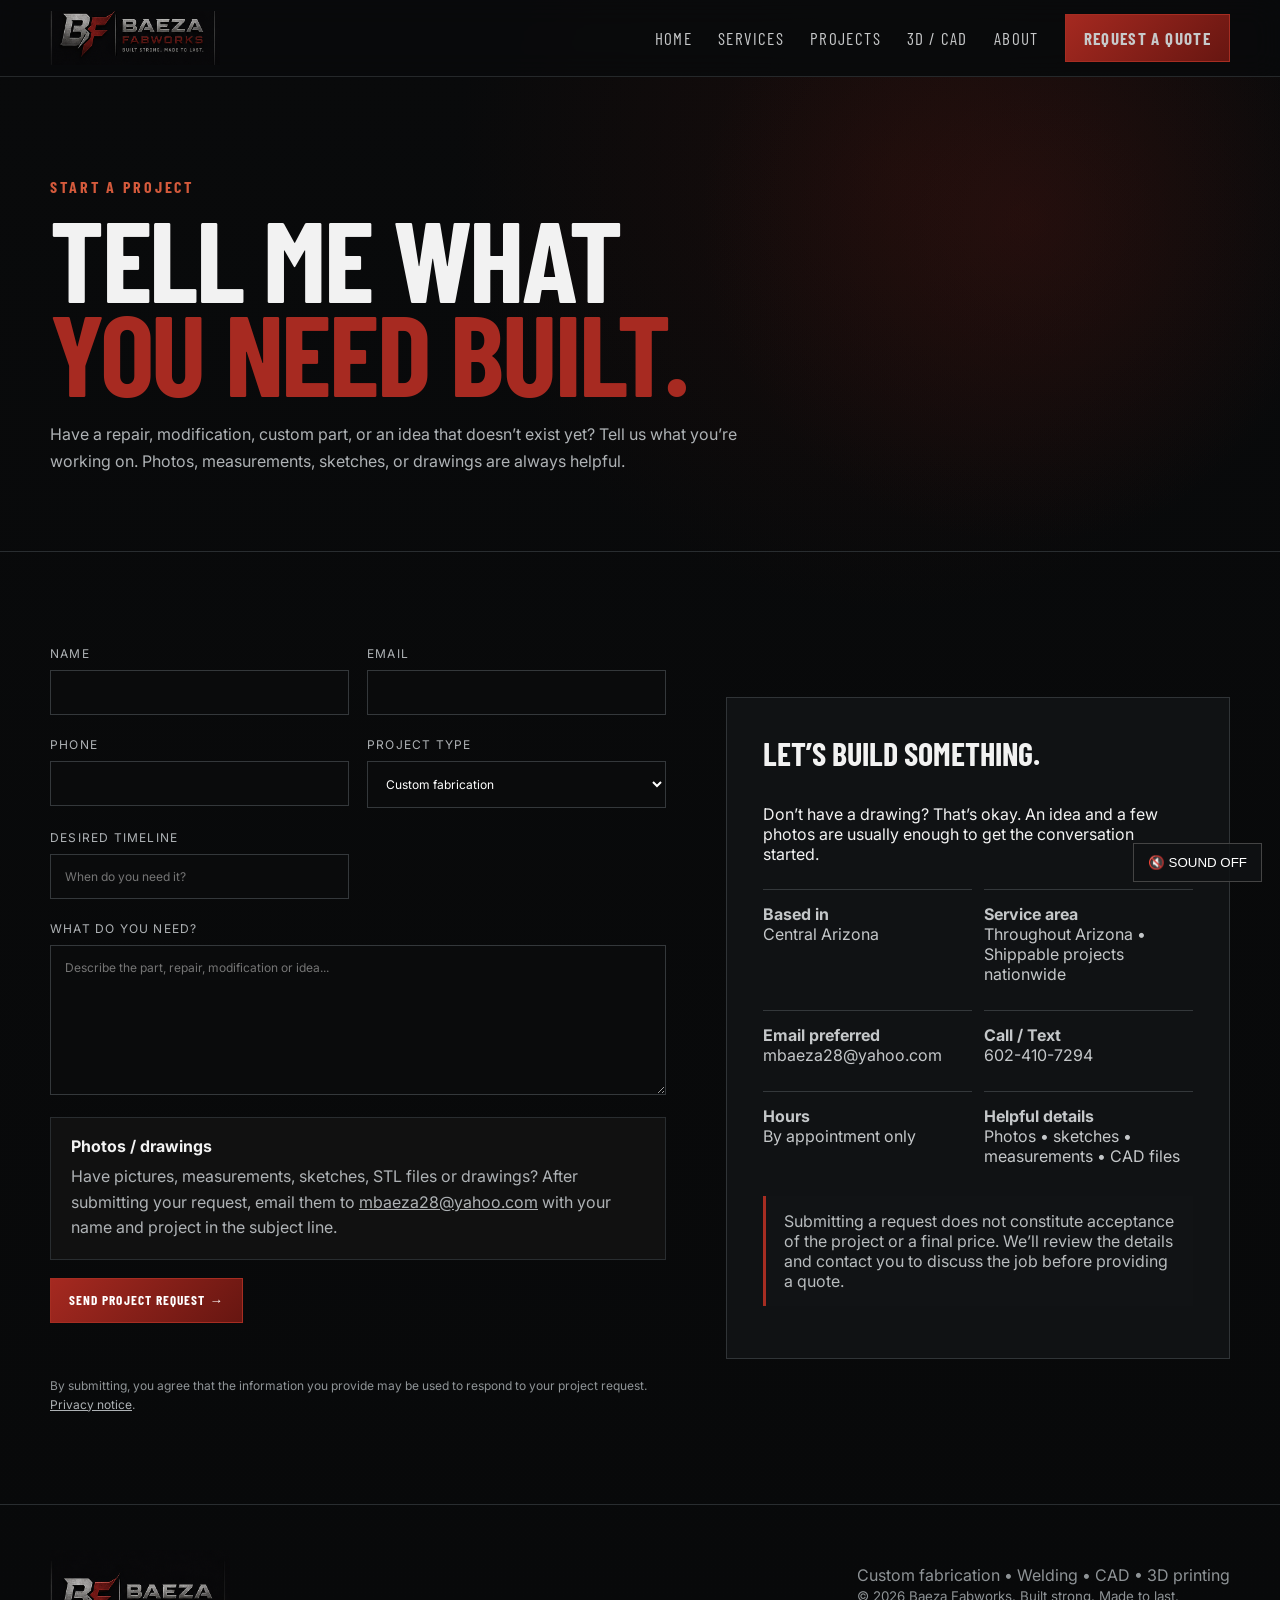
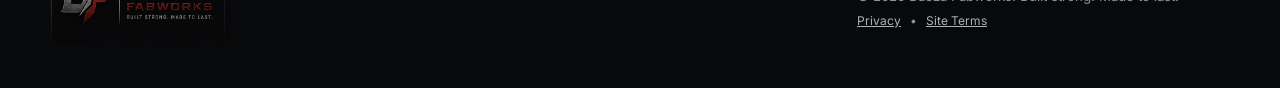
<file: quote.html>
<!doctype html><html lang="en"><head><meta charset="utf-8"><meta name="viewport" content="width=device-width,initial-scale=1"><meta name="description" content="Request a quote for custom fabrication, welding and repair, motorcycle or automotive work, custom exhaust, CNC plasma, 3D printing or prototyping."><title>Request a Fabrication Quote | Baeza Fabworks Arizona</title><link rel="canonical" href="https://baezafabworks.com/quote.html"><link rel="stylesheet" href="styles.css">
  <meta property="og:type" content="website">
  <meta property="og:site_name" content="Baeza Fabworks">
  <meta property="og:url" content="https://baezafabworks.com/quote.html">
  <meta property="og:title" content="Request a Fabrication Quote | Baeza Fabworks Arizona">
  <meta property="og:description" content="Request a quote for custom fabrication, welding and repair, motorcycle or automotive work, custom exhaust, CNC plasma, 3D printing or prototyping.">
  <meta property="og:image" content="https://baezafabworks.com/assets/logo-main.png">
  <meta name="twitter:card" content="summary_large_image">
  <meta name="twitter:title" content="Request a Fabrication Quote | Baeza Fabworks Arizona">
  <meta name="twitter:description" content="Request a quote for custom fabrication, welding and repair, motorcycle or automotive work, custom exhaust, CNC plasma, 3D printing or prototyping.">
  <meta name="twitter:image" content="https://baezafabworks.com/assets/logo-main.png">
</head><body><header class="topbar"><div class="wrap nav"><a class="brand" href="index.html"><img src="assets/logo-horizontal.png" alt="Baeza Fabworks"></a><button class="menu" type="button" aria-label="Open navigation" aria-expanded="false">☰</button><nav class="navlinks"><a class="" href="index.html">Home</a><a class="" href="services.html">Services</a><a class="" href="projects.html">Projects</a><a class="" href="cad.html">3D / CAD</a><a class="" href="about.html">About</a><a class="btn" href="quote.html">Request a Quote</a></nav></div></header><section class="pagehead"><div class="wrap"><div class="eyebrow">Start a Project</div><h1>Tell me what<br><span>you need built.</span></h1><p>Have a repair, modification, custom part, or an idea that doesn’t exist yet? Tell us what you’re working on. Photos, measurements, sketches, or drawings are always helpful.</p></div></section><section class="section"><div class="wrap split"><form id="quoteForm" class="quote" action="https://formspree.io/f/xyezbozd" method="POST" enctype="multipart/form-data"><input type="text" name="_gotcha" class="form-honeypot" tabindex="-1" autocomplete="off" aria-hidden="true"><input type="hidden" name="_subject" value="New Baeza Fabworks Quote Request"><input type="hidden" name="source" value="Baeza Fabworks Website"><div><label>Name<input required name="name" autocomplete="name"></label></div><div><label>Email<input required type="email" name="email" autocomplete="email"></label></div><div><label>Phone<input name="phone" autocomplete="tel"></label></div><div><label>Project type<select name="type"><option>Custom fabrication</option><option>Welding / repair</option><option>Motorcycle / automotive fabrication</option><option>Custom exhaust</option><option>CAD / design</option><option>CNC plasma</option><option>3D printing / prototyping</option><option>Not sure yet</option></select></label></div><div><label>Desired timeline<input name="timeline" placeholder="When do you need it?"></label></div><div class="full"><label>What do you need?<textarea required name="details" placeholder="Describe the part, repair, modification or idea..."></textarea></label></div><div class="full"><div class="upload-note"><strong>Photos / drawings</strong><p>Have pictures, measurements, sketches, STL files or drawings? After submitting your request, email them to <a href="mailto:mbaeza28@yahoo.com?subject=Baeza%20Fabworks%20Project%20Files">mbaeza28@yahoo.com</a> with your name and project in the subject line.</p></div></div><div class="full"><button class="btn" id="quoteSubmit" type="submit">Send Project Request →</button><p id="formStatus" class="form-status" role="status" aria-live="polite"></p><p class="form-privacy">By submitting, you agree that the information you provide may be used to respond to your project request. <a href="privacy.html">Privacy notice</a>.</p></div></form><aside class="featurebox"><h3>Let’s build something.</h3><p>Don’t have a drawing? That’s okay. An idea and a few photos are usually enough to get the conversation started.</p><div class="check"><div><strong>Based in</strong><br>Central Arizona</div><div><strong>Service area</strong><br>Throughout Arizona • Shippable projects nationwide</div><div><strong>Email preferred</strong><br><a href="mailto:mbaeza28@yahoo.com">mbaeza28@yahoo.com</a></div><div><strong>Call / Text</strong><br><a href="tel:+16024107294">602-410-7294</a></div><div><strong>Hours</strong><br>By appointment only</div><div><strong>Helpful details</strong><br>Photos • sketches • measurements • CAD files</div></div><p class="note">Submitting a request does not constitute acceptance of the project or a final price. We’ll review the details and contact you to discuss the job before providing a quote.</p></aside></div></section><footer class="footer"><div class="wrap footergrid"><img src="assets/logo-horizontal.png" alt="Baeza Fabworks"><div>Custom fabrication • Welding • CAD • 3D printing<br><small>© 2026 Baeza Fabworks. Built strong. Made to last.</small><div class="legal-links"><a href="privacy.html">Privacy</a><span>•</span><a href="terms.html">Site Terms</a></div></div></div></footer><button class="audio" title="Audio control">🔇 SOUND OFF</button><script src="script.js"></script></body></html>
</file>
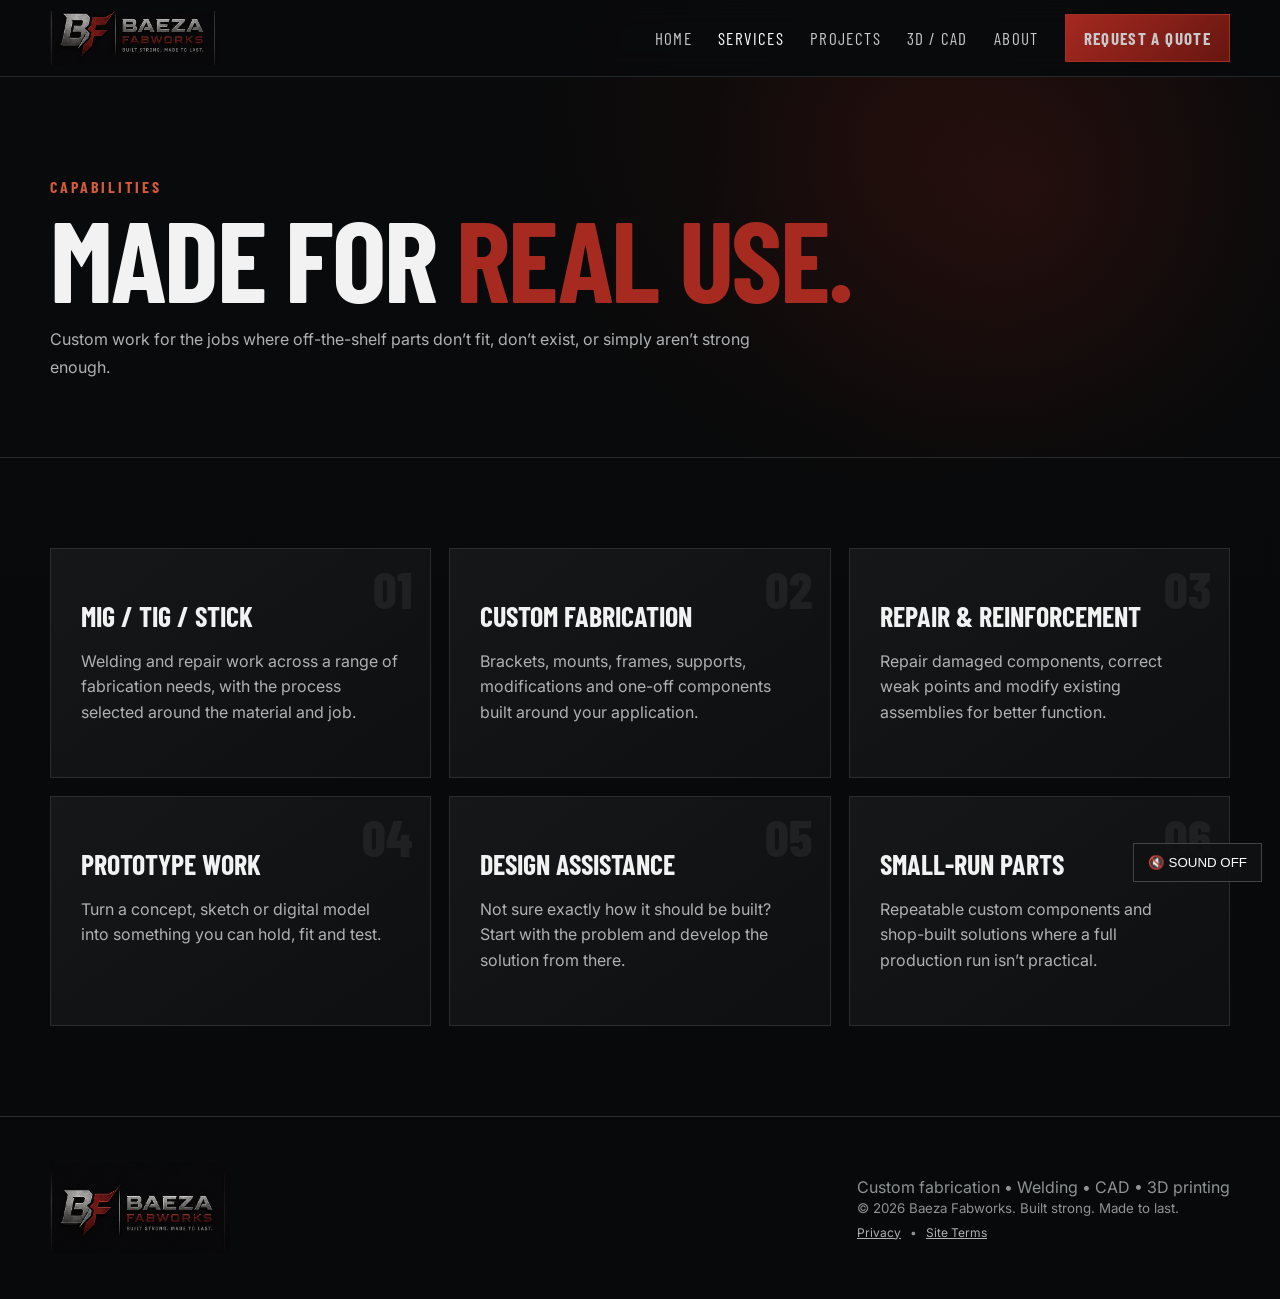
<file: services.html>
<!doctype html><html lang="en"><head><meta charset="utf-8"><meta name="viewport" content="width=device-width,initial-scale=1"><meta name="description" content="Custom fabrication, welding and repair, motorcycle and automotive fabrication, custom exhaust, CNC plasma, 3D printing and prototyping in Arizona."><title>Fabrication & Welding Services | Baeza Fabworks Arizona</title><link rel="canonical" href="https://baezafabworks.com/services.html"><link rel="stylesheet" href="styles.css">
  <meta property="og:type" content="website">
  <meta property="og:site_name" content="Baeza Fabworks">
  <meta property="og:url" content="https://baezafabworks.com/services.html">
  <meta property="og:title" content="Fabrication & Welding Services | Baeza Fabworks Arizona">
  <meta property="og:description" content="Custom fabrication, welding and repair, motorcycle and automotive fabrication, custom exhaust, CNC plasma, 3D printing and prototyping in Arizona.">
  <meta property="og:image" content="https://baezafabworks.com/assets/logo-main.png">
  <meta name="twitter:card" content="summary_large_image">
  <meta name="twitter:title" content="Fabrication & Welding Services | Baeza Fabworks Arizona">
  <meta name="twitter:description" content="Custom fabrication, welding and repair, motorcycle and automotive fabrication, custom exhaust, CNC plasma, 3D printing and prototyping in Arizona.">
  <meta name="twitter:image" content="https://baezafabworks.com/assets/logo-main.png">
</head><body><header class="topbar"><div class="wrap nav"><a class="brand" href="index.html"><img src="assets/logo-horizontal.png" alt="Baeza Fabworks"></a><button class="menu" type="button" aria-label="Open navigation" aria-expanded="false">☰</button><nav class="navlinks"><a class="" href="index.html">Home</a><a class="active" href="services.html">Services</a><a class="" href="projects.html">Projects</a><a class="" href="cad.html">3D / CAD</a><a class="" href="about.html">About</a><a class="btn" href="quote.html">Request a Quote</a></nav></div></header><section class="pagehead"><div class="wrap"><div class="eyebrow">Capabilities</div><h1>Made for <span>real use.</span></h1><p>Custom work for the jobs where off-the-shelf parts don’t fit, don’t exist, or simply aren’t strong enough.</p></div></section><section class="section"><div class="wrap grid3"><div class="card reveal"><span class="num">01</span><h3>MIG / TIG / Stick</h3><p>Welding and repair work across a range of fabrication needs, with the process selected around the material and job.</p></div><div class="card reveal"><span class="num">02</span><h3>Custom Fabrication</h3><p>Brackets, mounts, frames, supports, modifications and one-off components built around your application.</p></div><div class="card reveal"><span class="num">03</span><h3>Repair & Reinforcement</h3><p>Repair damaged components, correct weak points and modify existing assemblies for better function.</p></div><div class="card reveal"><span class="num">04</span><h3>Prototype Work</h3><p>Turn a concept, sketch or digital model into something you can hold, fit and test.</p></div><div class="card reveal"><span class="num">05</span><h3>Design Assistance</h3><p>Not sure exactly how it should be built? Start with the problem and develop the solution from there.</p></div><div class="card reveal"><span class="num">06</span><h3>Small-Run Parts</h3><p>Repeatable custom components and shop-built solutions where a full production run isn’t practical.</p></div></div></section><footer class="footer"><div class="wrap footergrid"><img src="assets/logo-horizontal.png" alt="Baeza Fabworks"><div>Custom fabrication • Welding • CAD • 3D printing<br><small>© 2026 Baeza Fabworks. Built strong. Made to last.</small><div class="legal-links"><a href="privacy.html">Privacy</a><span>•</span><a href="terms.html">Site Terms</a></div></div></div></footer><button class="audio" title="Audio control">🔇 SOUND OFF</button><script src="script.js"></script></body></html>
</file>
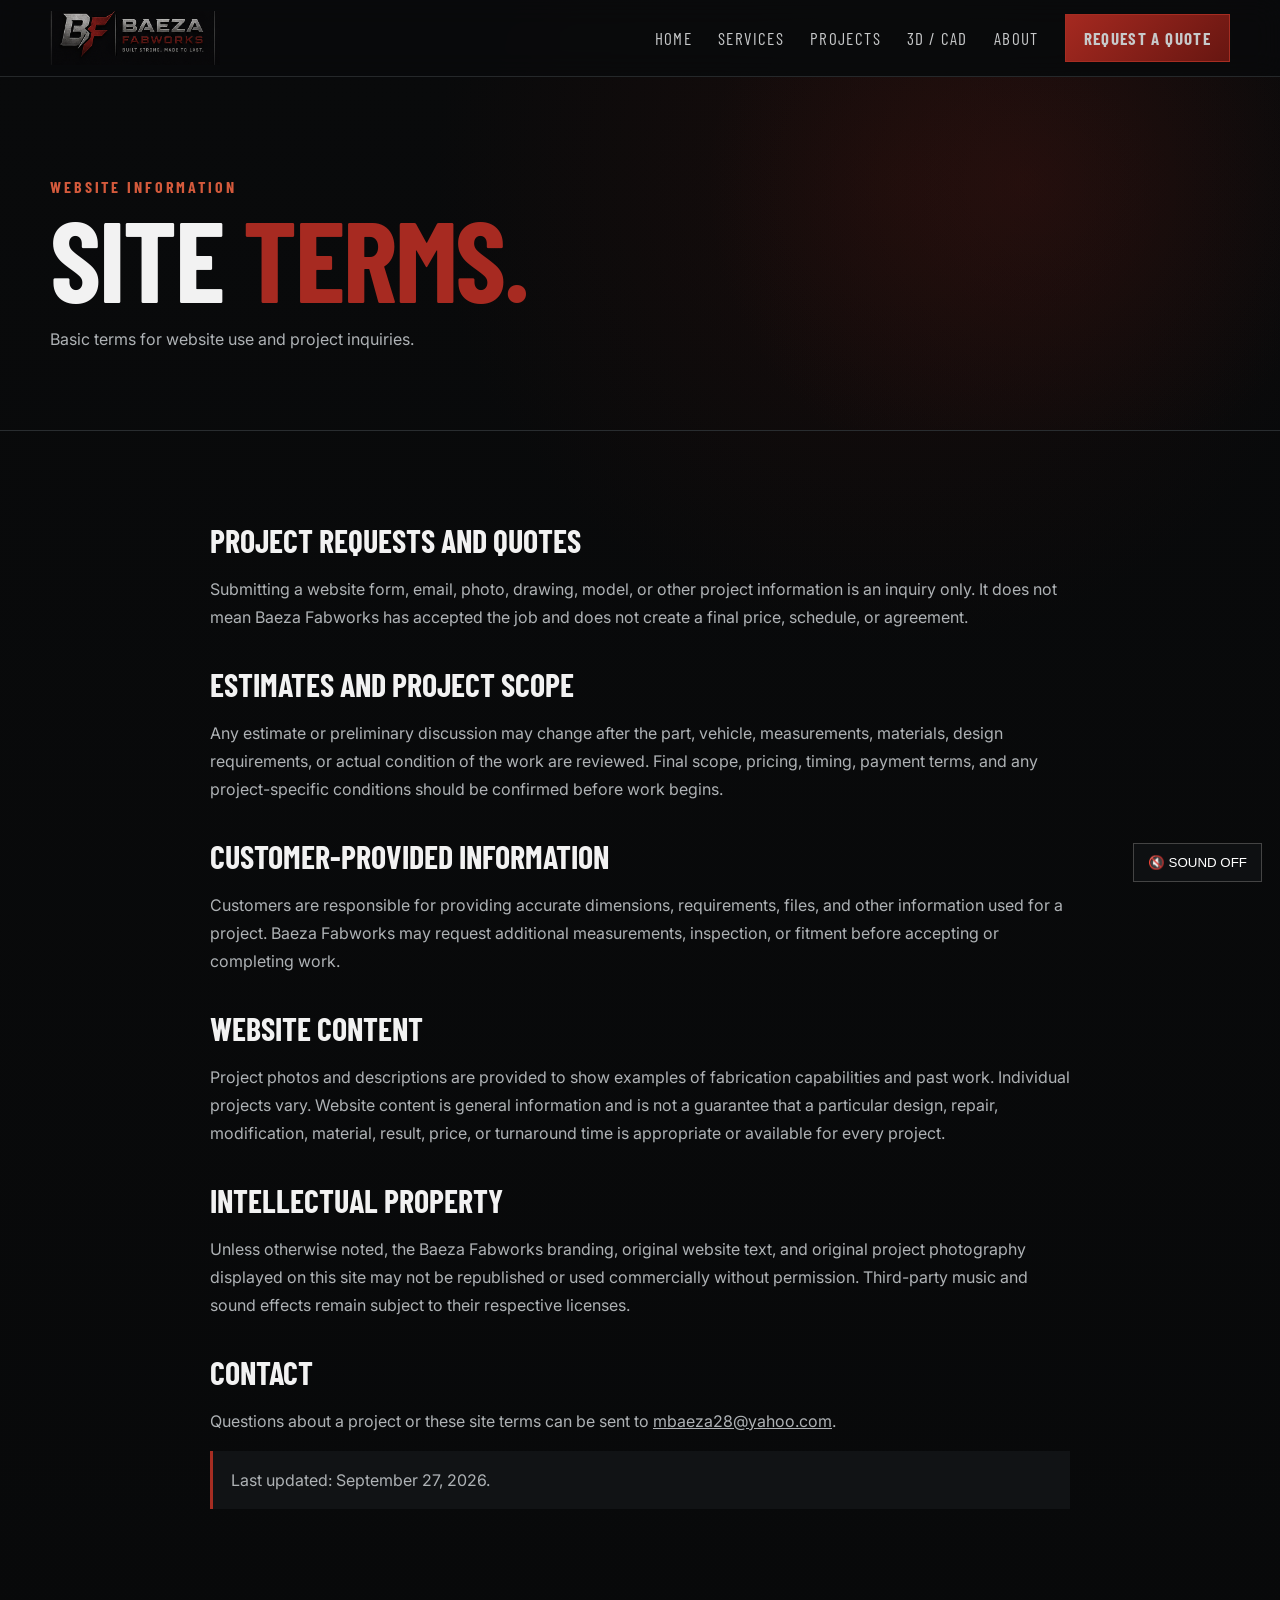
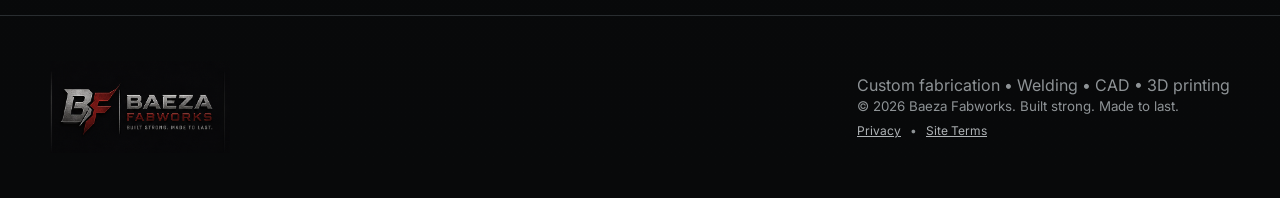
<file: terms.html>
<!doctype html><html lang="en"><head><meta charset="UTF-8"><meta name="viewport" content="width=device-width,initial-scale=1.0">
<title>Site Terms | Baeza Fabworks</title>
<meta name="description" content="Website and project-request terms for Baeza Fabworks.">
<link rel="canonical" href="https://baezafabworks.com/terms.html"><link rel="stylesheet" href="styles.css"></head><body><header class="topbar"><div class="wrap nav"><a class="brand" href="index.html"><img src="assets/logo-horizontal.png" alt="Baeza Fabworks"></a><button class="menu" type="button" aria-label="Open navigation" aria-expanded="false">☰</button><nav class="navlinks"><a href="index.html">Home</a><a href="services.html">Services</a><a href="projects.html">Projects</a><a href="cad.html">3D / CAD</a><a href="about.html">About</a><a class="btn" href="quote.html">Request a Quote</a></nav></div></header>
<section class="pagehead"><div class="wrap"><div class="eyebrow">Website Information</div><h1>Site <span>Terms.</span></h1><p>Basic terms for website use and project inquiries.</p></div></section>
<section class="section"><div class="wrap legal-copy">
<h2>Project requests and quotes</h2><p>Submitting a website form, email, photo, drawing, model, or other project information is an inquiry only. It does not mean Baeza Fabworks has accepted the job and does not create a final price, schedule, or agreement.</p>
<h2>Estimates and project scope</h2><p>Any estimate or preliminary discussion may change after the part, vehicle, measurements, materials, design requirements, or actual condition of the work are reviewed. Final scope, pricing, timing, payment terms, and any project-specific conditions should be confirmed before work begins.</p>
<h2>Customer-provided information</h2><p>Customers are responsible for providing accurate dimensions, requirements, files, and other information used for a project. Baeza Fabworks may request additional measurements, inspection, or fitment before accepting or completing work.</p>
<h2>Website content</h2><p>Project photos and descriptions are provided to show examples of fabrication capabilities and past work. Individual projects vary. Website content is general information and is not a guarantee that a particular design, repair, modification, material, result, price, or turnaround time is appropriate or available for every project.</p>
<h2>Intellectual property</h2><p>Unless otherwise noted, the Baeza Fabworks branding, original website text, and original project photography displayed on this site may not be republished or used commercially without permission. Third-party music and sound effects remain subject to their respective licenses.</p>
<h2>Contact</h2><p>Questions about a project or these site terms can be sent to <a href="mailto:mbaeza28@yahoo.com">mbaeza28@yahoo.com</a>.</p>
<p class="note">Last updated: September 27, 2026.</p>
</div></section><footer class="footer"><div class="wrap footergrid"><img src="assets/logo-horizontal.png" alt="Baeza Fabworks"><div>Custom fabrication • Welding • CAD • 3D printing<br><small>© 2026 Baeza Fabworks. Built strong. Made to last.</small><div class="legal-links"><a href="privacy.html">Privacy</a><span>•</span><a href="terms.html">Site Terms</a></div></div></div></footer><button class="audio" title="Audio control">🔇 SOUND OFF</button><script src="script.js"></script></body></html>
</file>
<file: styles.css>
@import url('https://fonts.googleapis.com/css2?family=Barlow+Condensed:wght@400;600;700;800&family=Inter:wght@400;500;600&display=swap');
:root{--ink:#08090a;--panel:#101214;--steel:#d7d9da;--muted:#9da2a6;--red:#9e211b;--hot:#e04a24;--line:#292d30;--max:1180px}*{box-sizing:border-box}html{scroll-behavior:smooth}body{margin:0;background:var(--ink);color:#f2f2f2;font-family:Inter,Arial,sans-serif;background-image:radial-gradient(circle at 70% 10%,#35110c55 0,transparent 25%),linear-gradient(#090a0b,#08090a)}a{color:inherit;text-decoration:none}img{max-width:100%;display:block}.wrap{width:min(var(--max),calc(100% - 40px));margin:auto}.topbar{position:sticky;top:0;z-index:50;background:#090a0be8;backdrop-filter:blur(14px);border-bottom:1px solid #25282a}.nav{height:76px;display:flex;align-items:center;justify-content:space-between}.brand img{height:54px;width:170px;object-fit:cover;object-position:center 73%}.navlinks{display:flex;gap:26px;align-items:center}.navlinks a{font-family:'Barlow Condensed';font-size:17px;letter-spacing:.08em;text-transform:uppercase;color:#c7c9ca}.navlinks a:hover,.navlinks a.active{color:white}.btn{display:inline-flex;align-items:center;justify-content:center;gap:8px;padding:13px 18px;border:1px solid #a62d22;background:linear-gradient(135deg,#a52920,#671611);font-family:'Barlow Condensed';font-weight:700;letter-spacing:.08em;text-transform:uppercase;cursor:pointer;color:white}.btn.ghost{background:transparent;border-color:#5b6064}.menu{display:none;background:none;border:0;color:white;font-size:28px}.hero{min-height:78vh;display:grid;align-items:center;position:relative;overflow:hidden;border-bottom:1px solid var(--line)}.hero:after{content:'';position:absolute;inset:auto -20% -45% 30%;height:70%;background:radial-gradient(ellipse,#b32d1730,transparent 65%);pointer-events:none}.eyebrow{font-family:'Barlow Condensed';font-weight:700;letter-spacing:.18em;text-transform:uppercase;color:#d45a3c}.hero h1,.pagehead h1{font-family:'Barlow Condensed';font-size:clamp(58px,9vw,118px);line-height:.82;margin:14px 0 22px;text-transform:uppercase;letter-spacing:-.02em}.hero h1 span,.pagehead h1 span{color:#a72a21}.hero p{max-width:680px;font-size:18px;line-height:1.7;color:#b9bdc0}.actions{display:flex;gap:12px;flex-wrap:wrap;margin-top:30px}.steel{background:linear-gradient(110deg,#e5e5e5,#777 45%,#eee 55%,#858585);-webkit-background-clip:text;color:transparent}.section{padding:90px 0}.section.dark{background:#0d0f10;border-block:1px solid var(--line)}.sectiontitle{display:flex;align-items:end;justify-content:space-between;gap:30px;margin-bottom:38px}.sectiontitle h2{font-family:'Barlow Condensed';font-size:clamp(38px,6vw,64px);text-transform:uppercase;margin:0;line-height:.9}.sectiontitle p{max-width:520px;color:var(--muted);line-height:1.6}.grid3{display:grid;grid-template-columns:repeat(3,1fr);gap:18px}.card{background:linear-gradient(145deg,#151719,#0d0f10);border:1px solid #292d30;padding:30px;min-height:230px;position:relative;overflow:hidden;transition:.25s}.card:hover{transform:translateY(-5px);border-color:#6c2a22}.num{font-family:'Barlow Condensed';font-size:52px;font-weight:800;color:#ffffff10;position:absolute;right:18px;top:8px}.card h3{font-family:'Barlow Condensed';font-size:28px;text-transform:uppercase;margin:20px 0 10px}.card p{color:#aeb2b5;line-height:1.6}.project{min-height:330px;display:flex;align-items:flex-end;background:linear-gradient(0deg,#08090af5,#08090a22),radial-gradient(circle at 65% 25%,#76251c,#1b1d1f 48%,#0b0c0d);padding:28px;border:1px solid #303437;position:relative;overflow:hidden}.project:before{content:'';position:absolute;inset:0;background:repeating-linear-gradient(125deg,transparent 0 18px,#ffffff05 19px 20px);opacity:.5}.project>*{position:relative}.project small{color:#e05a3b;text-transform:uppercase;letter-spacing:.12em}.project h3{font-family:'Barlow Condensed';font-size:32px;text-transform:uppercase;margin:8px 0}.pagehead{padding:100px 0 60px;border-bottom:1px solid var(--line);background:radial-gradient(circle at 80% 30%,#4d17124d,transparent 30%)}.pagehead p{max-width:700px;color:#aeb2b5;line-height:1.7}.split{display:grid;grid-template-columns:1.1fr .9fr;gap:60px;align-items:center}.featurebox{border:1px solid #303437;background:#101214;padding:36px}.featurebox h3{font-family:'Barlow Condensed';font-size:32px;text-transform:uppercase;margin-top:0}.check{display:grid;grid-template-columns:repeat(2,1fr);gap:12px;margin-top:25px}.check div{border-top:1px solid #34383b;padding:14px 0;color:#c4c7c9}.quote{display:grid;grid-template-columns:1fr 1fr;gap:18px}.quote .full{grid-column:1/-1}label{font-size:12px;text-transform:uppercase;letter-spacing:.1em;color:#aeb2b5}input,textarea,select{width:100%;margin-top:8px;background:#0a0b0c;border:1px solid #34383b;color:white;padding:14px;font:inherit}textarea{min-height:150px}.footer{padding:45px 0;border-top:1px solid var(--line);color:#8e9396}.footergrid{display:flex;justify-content:space-between;gap:30px;align-items:center}.footer img{width:180px}.audio{position:fixed;right:18px;bottom:18px;z-index:60;border:1px solid #444;background:#101214dd;color:white;padding:11px 14px;cursor:pointer}.intro{position:fixed;inset:0;background:#050607;z-index:100;display:grid;place-items:center;transition:opacity .8s,visibility .8s}.intro.hidden{opacity:0;visibility:hidden}.introbox{text-align:center;width:min(650px,90vw)}.introbox img{width:min(500px,90%);margin:auto;filter:drop-shadow(0 0 30px #a32c1b25)}.introbox p{color:#8e9396;letter-spacing:.12em;text-transform:uppercase;font-family:'Barlow Condensed'}.spark{position:absolute;width:4px;height:4px;background:#ff8b43;border-radius:50%;box-shadow:0 0 12px #ff6a25;animation:spark 1.8s infinite}@keyframes spark{0%{transform:translate(0,0);opacity:0}15%{opacity:1}100%{transform:translate(var(--x),var(--y));opacity:0}}.reveal{opacity:0;transform:translateY(24px);transition:.7s}.reveal.show{opacity:1;transform:none}.note{border-left:3px solid #a62d22;padding:15px 18px;background:#111315;color:#b8bcbe}.placeholder{border:1px dashed #4b5054;padding:40px;text-align:center;color:#7f8589;background:#0c0e0f}.modal{position:fixed;inset:0;background:#000c;z-index:80;display:none;place-items:center;padding:20px}.modal.open{display:grid}.modalbox{max-width:760px;width:100%;background:#111315;border:1px solid #3b4043;padding:30px;position:relative}.close{position:absolute;right:15px;top:10px;background:none;border:0;color:white;font-size:30px;cursor:pointer}@media(max-width:800px){.navlinks{display:none;position:absolute;top:76px;left:0;right:0;background:#0b0c0d;padding:22px;flex-direction:column;align-items:flex-start;border-bottom:1px solid #333}.navlinks.open{display:flex}.menu{display:block}.grid3,.split{grid-template-columns:1fr}.hero{min-height:72vh}.section{padding:65px 0}.sectiontitle{display:block}.quote{grid-template-columns:1fr}.quote .full{grid-column:auto}.footergrid{display:block}.footer img{margin-bottom:25px}.brand img{width:145px}.hero h1{font-size:62px}}
/* Project photography added without changing the Version 1 design system */
.photo-project{position:relative;overflow:hidden;background-image:linear-gradient(to top,rgba(5,7,8,.96) 0%,rgba(5,7,8,.38) 58%,rgba(5,7,8,.08) 100%),var(--project-img);background-size:cover;background-position:center;min-height:390px;text-decoration:none}.photo-project>div{position:absolute;left:0;right:0;bottom:0;padding:26px}.photo-project h3,.photo-project p,.photo-project small{position:relative;z-index:2}.project-stories{display:grid;gap:70px}.buildstory{scroll-margin-top:100px;border-top:1px solid #292d30;padding-top:38px}.buildcopy{max-width:820px;margin-bottom:24px}.buildcopy h2{font:700 50px 'Barlow Condensed';text-transform:uppercase;margin:8px 0 12px}.buildcopy p{color:#aeb2b5;line-height:1.75;max-width:800px}.buildgallery{display:grid;grid-template-columns:repeat(2,minmax(0,1fr));gap:14px}.buildgallery img{width:100%;height:360px;object-fit:cover;border:1px solid #292d30;background:#111}.buildgallery img:first-child{grid-column:span 2;height:520px}@media(max-width:760px){.buildgallery{grid-template-columns:1fr}.buildgallery img,.buildgallery img:first-child{grid-column:auto;height:300px}.buildcopy h2{font-size:40px}.photo-project{min-height:330px}}

/* V14 quote form delivery states */
.form-honeypot{position:absolute!important;left:-9999px!important;width:1px!important;height:1px!important;opacity:0!important;pointer-events:none!important}
.upload-help{display:block;margin-top:8px;color:#7f8589;font-size:12px;letter-spacing:.03em}
.form-status{min-height:24px;margin-top:14px;color:#aeb2b5;line-height:1.5}
.form-status.success{color:#b8d7b0}
.form-status.error{color:#d15b3d}
#quoteSubmit:disabled{opacity:.62;cursor:wait}

/* V15: free-plan project file instructions */
.upload-note{border:1px solid #292d30;background:#111;padding:18px 20px}
.upload-note strong{display:block;margin-bottom:8px}
.upload-note p{margin:0;color:#aeb2b5;line-height:1.6}
.upload-note a{color:inherit;text-decoration:underline}

/* V16 mobile/responsive audit — mobile-only refinements */
body{overflow-x:hidden}
.menu{min-width:44px;min-height:44px;align-items:center;justify-content:center;cursor:pointer}
@media(max-width:800px){
  .navlinks{max-height:calc(100svh - 76px);overflow-y:auto}
  .navlinks a{width:100%;min-height:44px;display:flex;align-items:center}
  .navlinks .btn{justify-content:center}
  .hero{min-height:calc(100svh - 76px)}
  .pagehead{padding:72px 0 48px}
  .pagehead h1{font-size:clamp(50px,15vw,72px)}
  input,textarea,select{font-size:16px}
  .btn{min-height:46px}
  .audio{min-height:44px;right:max(12px,env(safe-area-inset-right));bottom:max(12px,env(safe-area-inset-bottom))}
  .intro{min-height:100svh;padding:24px}
  .introbox{width:min(650px,94vw)}
}
@media(max-width:560px){
  .wrap{width:min(var(--max),calc(100% - 28px))}
  .nav{height:70px}
  .navlinks{top:70px;max-height:calc(100svh - 70px)}
  .brand img{width:132px;height:48px}
  .hero{min-height:calc(100svh - 70px)}
  .hero h1{font-size:clamp(52px,16vw,66px)}
  .hero p{font-size:16px;line-height:1.65}
  .section{padding:56px 0}
  .sectiontitle{margin-bottom:28px}
  .sectiontitle h2{font-size:44px}
  .pagehead h1{font-size:clamp(46px,14vw,60px);line-height:.88}
  .pagehead p{font-size:16px}
  .card{padding:24px;min-height:210px}
  .project{padding:22px}
  .photo-project{min-height:310px}
  .photo-project>div{padding:22px}
  .project h3{font-size:29px}
  .buildcopy h2{font-size:38px}
  .buildgallery img,.buildgallery img:first-child{height:auto;max-height:none;aspect-ratio:4/3}
  .featurebox{padding:26px 22px}
  .check{grid-template-columns:1fr}
  .quote{gap:15px}
  textarea{min-height:180px}
  #quoteSubmit{width:100%}
  .actions .btn{flex:1 1 100%}
  .footer{padding:36px 0 86px}
  .footergrid{line-height:1.6}
  .audio{font-size:12px;padding:10px 12px}
}

/* V18 launch/legal refinements */
.legal-links{display:flex;gap:9px;align-items:center;margin-top:8px;font-size:12px}
.legal-links a,.form-privacy a,.legal-copy a{color:#aeb2b5;text-decoration:underline}
.form-privacy{font-size:12px;color:#8f9497;line-height:1.55;margin:10px 0 0}
.legal-copy{max-width:860px}
.legal-copy h2{font:700 32px 'Barlow Condensed';text-transform:uppercase;margin:34px 0 8px}
.legal-copy h2:first-child{margin-top:0}
.legal-copy p{color:#aeb2b5;line-height:1.75}
@media(max-width:560px){.legal-copy h2{font-size:28px}.legal-links{flex-wrap:wrap}}
</file>
